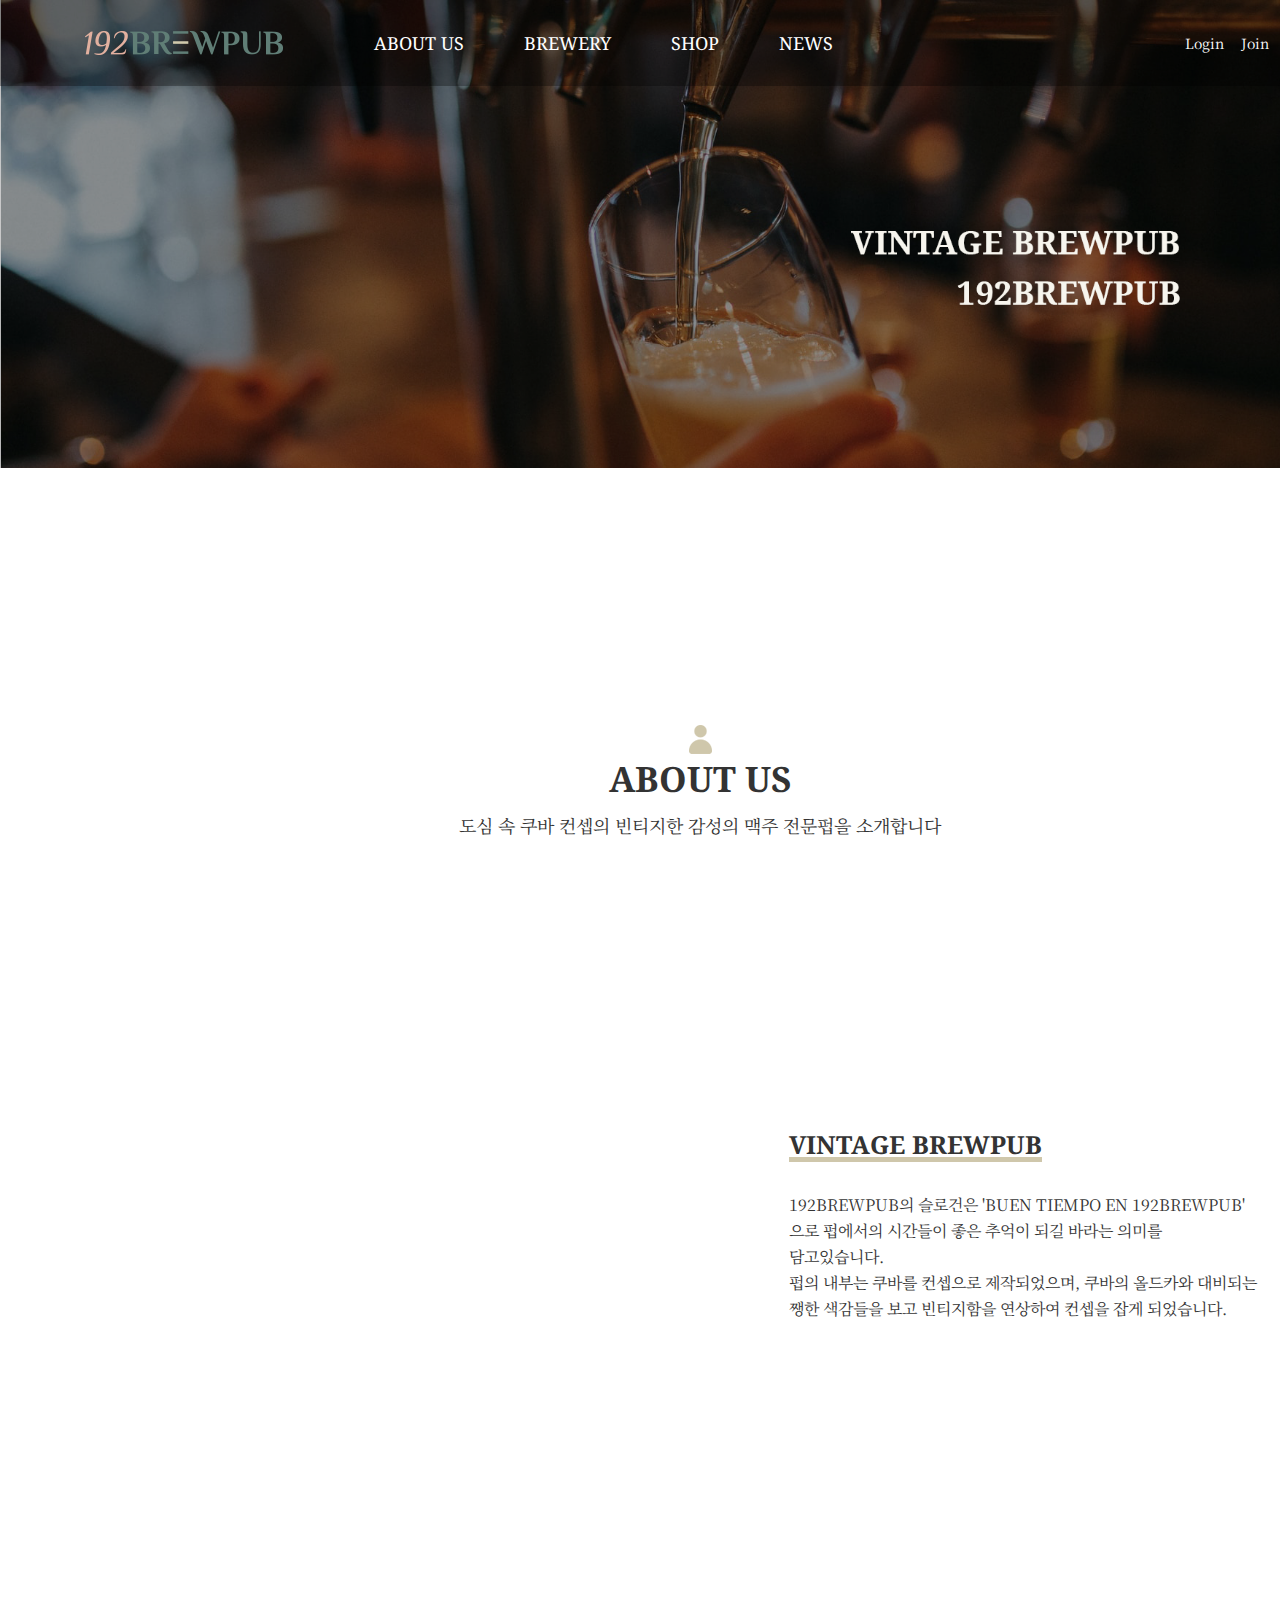
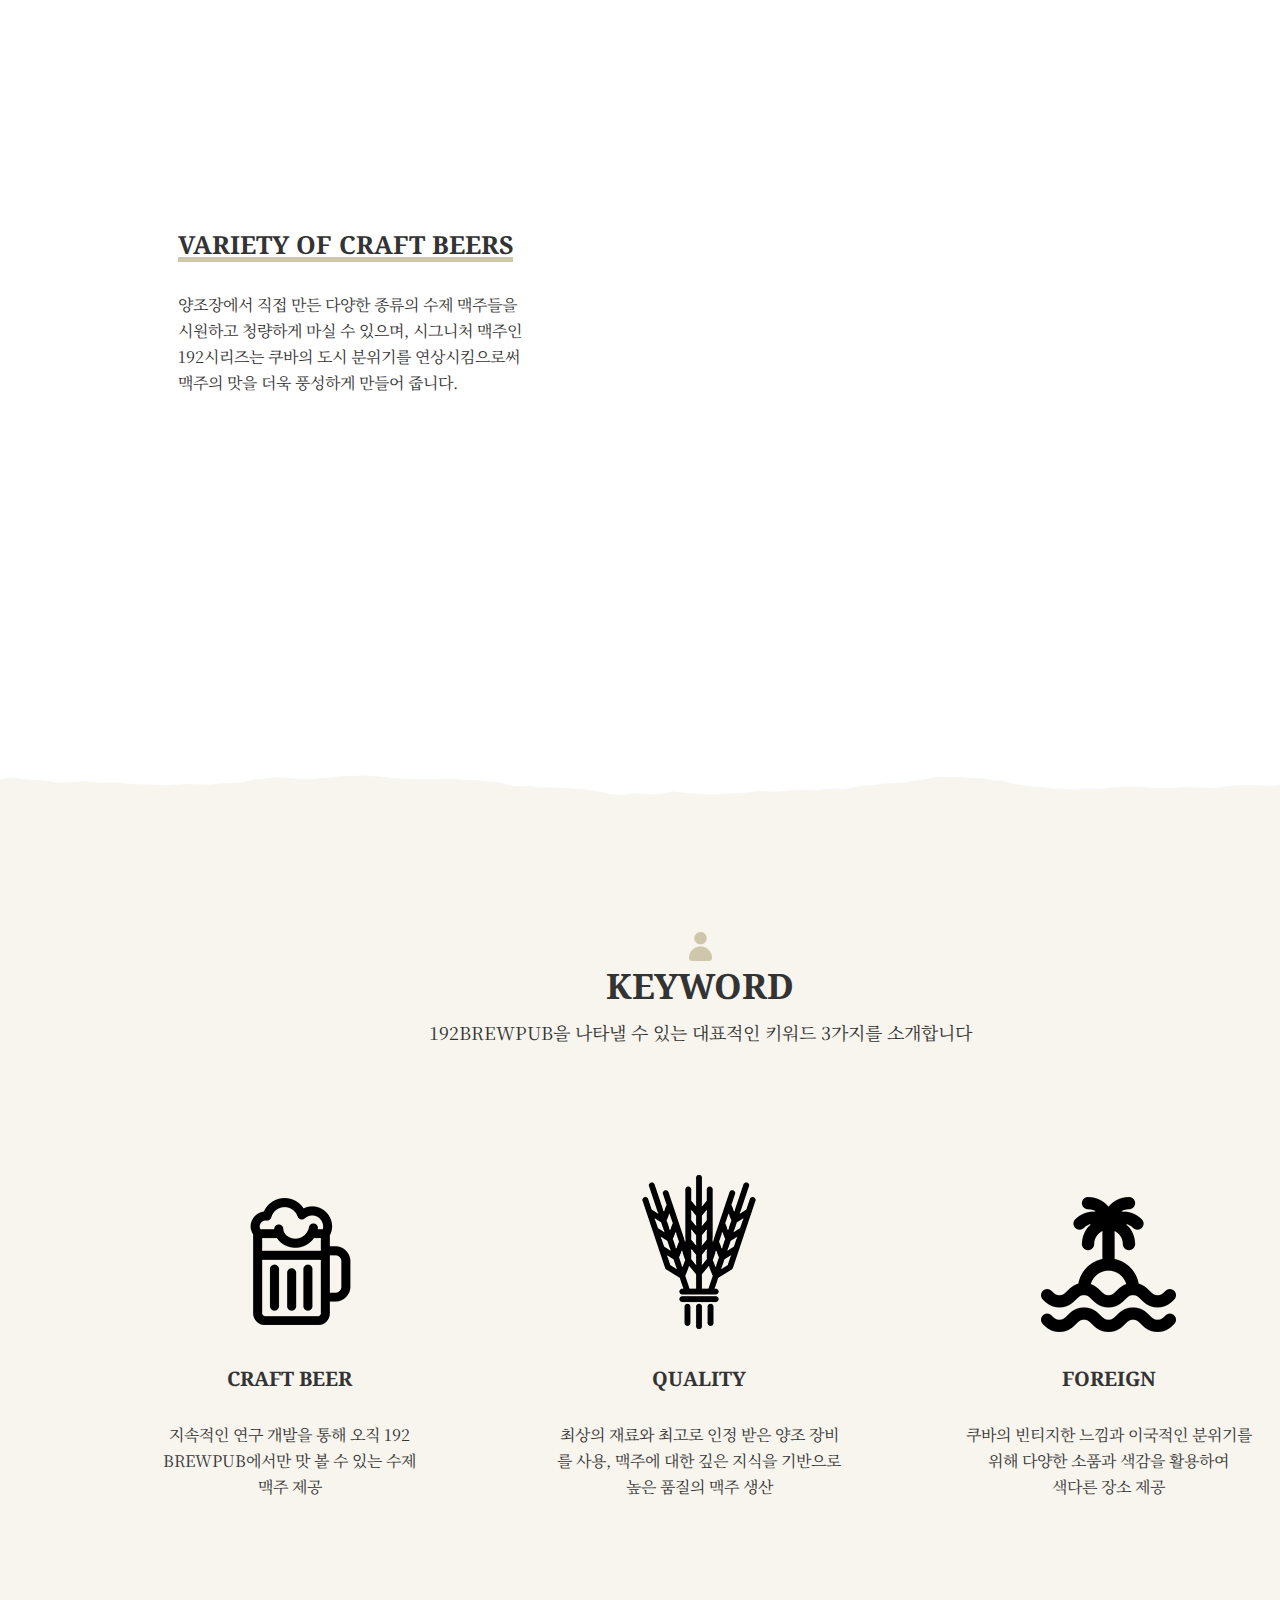
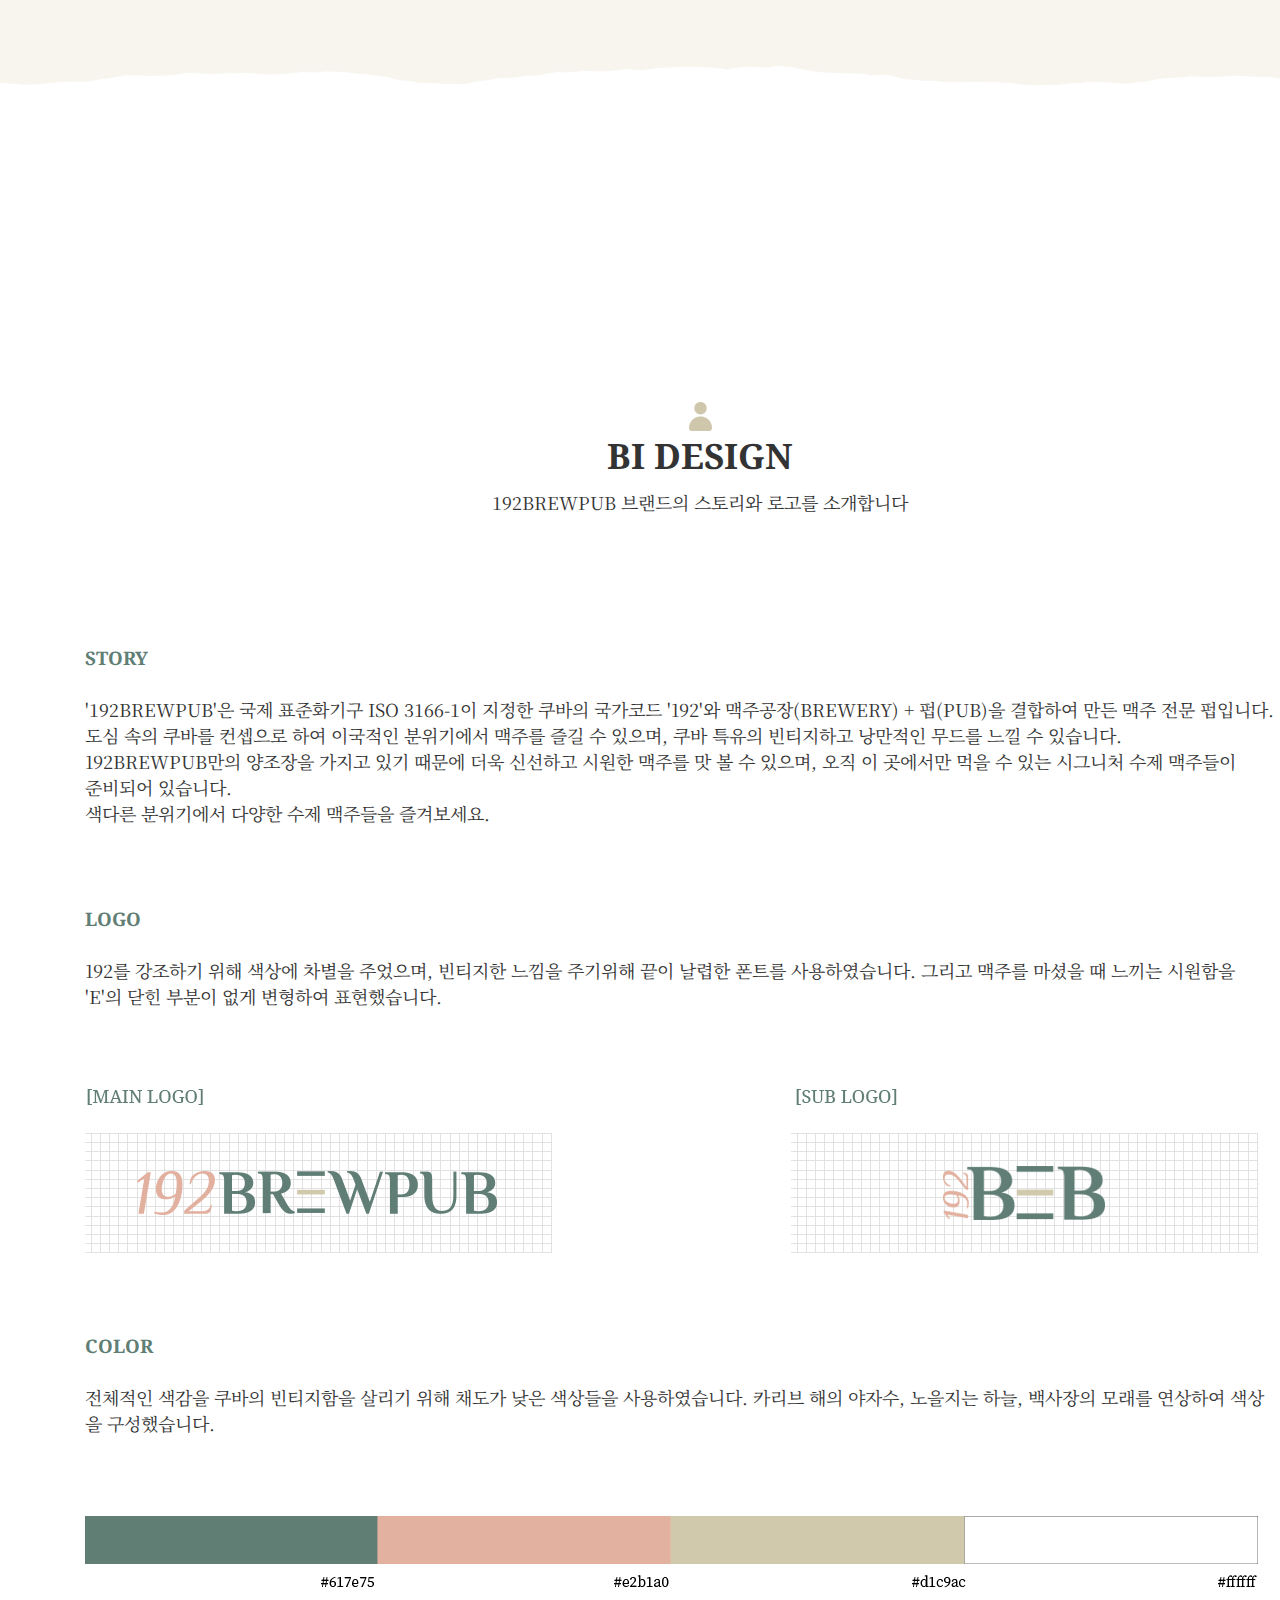
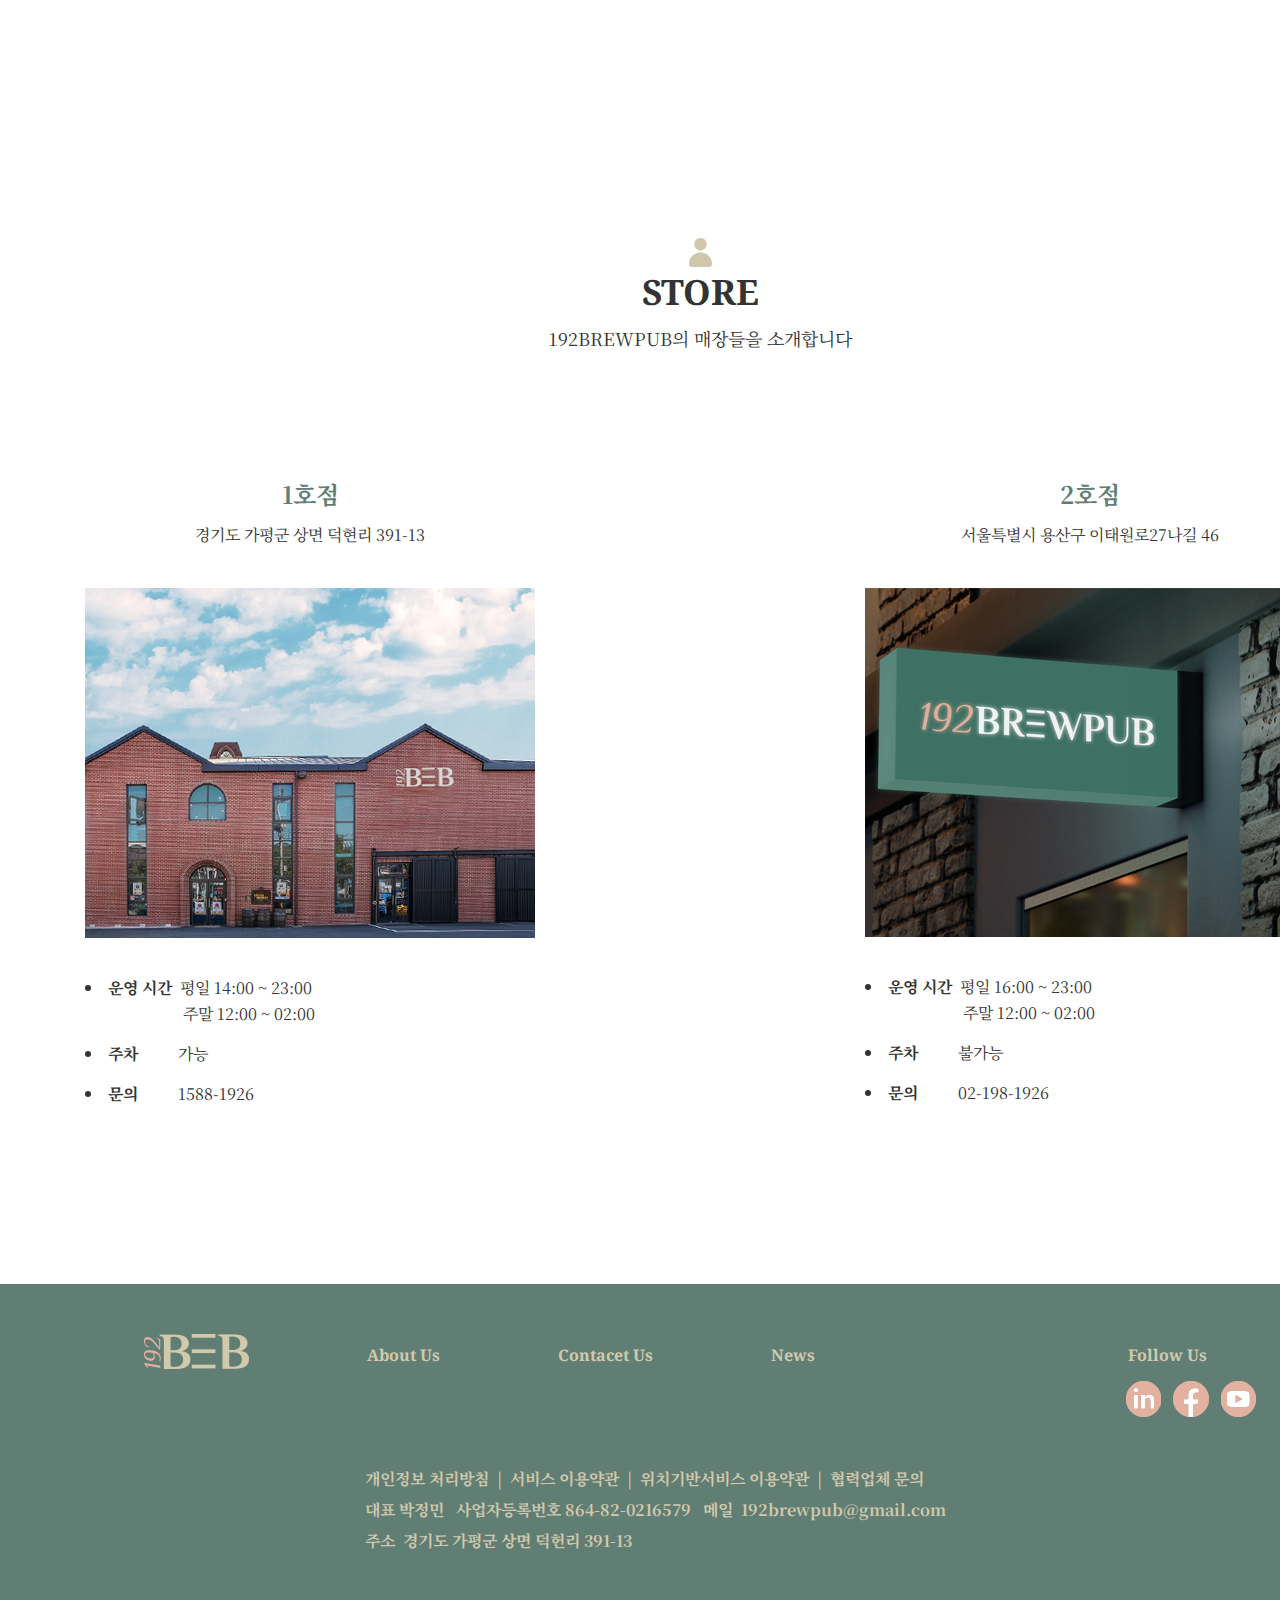
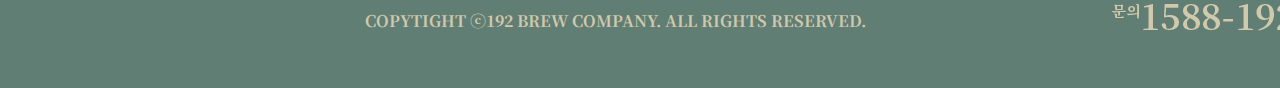
<file: sub1.html>
<!DOCTYPE html>
<html lang="en">
<head>
    <meta charset="UTF-8">
    <meta http-equiv="X-UA-Compatible" content="IE=edge">
    <meta name="viewport" content="width=1400">
    <title>192BREWPUB</title>
    <link rel="shortcut icon" href="./img/shorticon.png" type="image/x-icon">
    <link href="https://unpkg.com/aos@2.3.1/dist/aos.css" rel="stylesheet">
    <script src="https://unpkg.com/aos@2.3.1/dist/aos.js"></script>
    <script src="./js/jquery-3.6.0.min.js"></script>
    <script src="./js/sub1.js"></script>
    <link rel="stylesheet" href="./css/sub1.css">
</head>
<body>
    <!--header-->
    <div id="header"><!--배경이미지-->
        <p><img src="./img/sub1_banner.png" alt="헤더 이미지"></p>
        <div id="header_inner"><!--배경색-->
            <div class="nav"><!--width-->
                <p><a href="index.html"><img src="./img/logo.png" alt="로고"></a></p>
                <ul class="list1">
                    <li><a href="sub1.html">ABOUT US</a></li>
                    <li><a href="sub2.html">BREWERY</a></li>
                    <li><a href="sub3.html">SHOP</a></li>
                    <li><a href="sub4.html">NEWS</a></li>
                </ul>
                <ul class="list2">
                    <li><a href="#">Login</a></li>
                    <li><a href="#">Join</a></li>
                    <li><a href="#">Cart</a></li>
                </ul>
            </div><!--nav-->
        </div><!--header_inner-->
    </div><!--header-->

    <!--about_us-->
    <div id="about_us">
        <div class="title">
        <h4><img src="./img/main_icon1.png" alt="어바웃어스 아이콘"></h4>
        <h1>ABOUT US</h1>
        <p class="sub_title">도심 속 쿠바 컨셉의 빈티지한 감성의 맥주 전문펍을 소개합니다</p>
        </div><!--title-->
        <div class="left">
            <h4 data-aos="flip-right"><img src="./img/sub1_pubinner.png" alt="펍 내부사진"></h4>
            <div class="text">
                <h2 class="font_weignt">VINTAGE BREWPUB</h2>
                <P>
                    192BREWPUB의 슬로건은 'BUEN TIEMPO EN 192BREWPUB'<br>
                    으로 펍에서의 시간들이 좋은 추억이 되길 바라는 의미를<br>
                    담고있습니다.<br>
                    펍의 내부는 쿠바를 컨셉으로 제작되었으며, 쿠바의 올드카와 대비되는<br>
                    쨍한 색감들을 보고 빈티지함을 연상하여 컨셉을 잡게 되었습니다.
                </P>
            </div><!--text-->
        </div><!--left-->
        <div class="right">
            <div class="text2">
                <h2 class="font_weignt">VARIETY OF CRAFT BEERS</h2>
                <P>
                    양조장에서 직접 만든 다양한 종류의 수제 맥주들을<br>
                    시원하고 청량하게 마실 수 있으며, 시그니처 맥주인<br>
                    192시리즈는 쿠바의 도시 분위기를 연상시킴으로써<br>
                    맥주의 맛을 더욱 풍성하게 만들어 줍니다.
                </P>
            </div><!--text-->
            <h4 data-aos="flip-left" data-aos-delay="100"><img src="./img/sub1_craftbeer.png" alt="수제맥주사진"></h4>
        </div><!--right-->
    </div><!--about_us-->

        <!--keyword-->
        <div id="keyword">
            <div id="key_inner">
            <div class="title">
                <h4><img src="./img/main_icon1.png" alt="어바웃어스 아이콘"></h4>
                <h1>KEYWORD</h1>
                <p class="sub_title">192BREWPUB을 나타낼 수 있는 대표적인 키워드 3가지를 소개합니다</p>
            </div><!--title-->
            <div class="k_box">
                <ul>
                    <li class="key"><img class="img1" src="./img/sub1_keyword1.png" alt="키워드아이콘1"></li>
                    <li><h3 class="font_weignt">CRAFT BEER</h3></li>
                    <li>지속적인 연구 개발을 통해 오직 192<br>
                        BREWPUB에서만 맛 볼 수 있는 수제<br>
                        맥주 제공
                    </li>
                </ul>
                <ul>
                    <li class="key"><img class="img2" src="./img/sub1_keyword2.png" alt="키워드아이콘1"></li>
                    <li><h3 class="font_weignt">QUALITY</h3></li>
                    <li>최상의 재료와 최고로 인정 받은 양조 장비<br>
                        를 사용, 맥주에 대한 깊은 지식을 기반으로<br>
                        높은 품질의 맥주 생산
                    </li>
                </ul>
                <ul>
                    <li class="key"><img class="img3" src="./img/sub1_keyword3.png" alt="키워드아이콘1"></li>
                    <li><h3 class="font_weignt">FOREIGN</h3></li>
                    <li>쿠바의 빈티지한 느낌과 이국적인 분위기를<br>
                        위해 다양한 소품과 색감을 활용하여<br>
                        색다른 장소 제공
                    </li>
                </ul>
            </div><!--k_box-->
        </div><!--key_inner-->
        </div><!--keyword-->

        <!--bi-->
        <div id="bi">
            <div class="title">
                <h4><img src="./img/main_icon1.png" alt="어바웃어스 아이콘"></h4>
                <h1>BI DESIGN</h1>
                <p class="sub_title">192BREWPUB 브랜드의 스토리와 로고를 소개합니다</p>
            </div><!--title-->
            <h3>STORY</h3>
            <p class="b_text">
                '192BREWPUB'은 국제 표준화기구 ISO 3166-1이 지정한 쿠바의 국가코드 '192'와 맥주공장(BREWERY) + 펍(PUB)을 결합하여 만든 맥주 전문 펍입니다.<br>
                도심 속의 쿠바를 컨셉으로 하여 이국적인 분위기에서 맥주를 즐길 수 있으며, 쿠바 특유의 빈티지하고 낭만적인 무드를 느낄 수 있습니다.<br>
                192BREWPUB만의 양조장을 가지고 있기 때문에 더욱 신선하고 시원한 맥주를 맛 볼 수 있으며, 오직 이 곳에서만 먹을 수 있는 시그니처 수제 맥주들이<br>
                준비되어 있습니다.<br>
                색다른 분위기에서 다양한 수제 맥주들을 즐겨보세요.
            </p>
            <h3>LOGO</h3>
            <p class="b_text">
                192를 강조하기 위해 색상에 차별을 주었으며, 빈티지한 느낌을 주기위해 끝이 날렵한 폰트를 사용하였습니다. 그리고 맥주를 마셨을 때
                느끼는 시원함을<br>'E'의 닫힌 부분이 없게 변형하여 표현했습니다.
            </p>
            <h1><img src="./img/sub1_twologo.png" alt="로고 사진"></h1>
            <h3 class="top_padding">COLOR</h3>
            <p class="b_text">
               전체적인 색감을 쿠바의 빈티지함을 살리기 위해 채도가 낮은 색상들을 사용하였습니다. 카리브 해의 야자수, 노을지는 하늘, 백사장의 모래를 연상하여 색상<br>
               을 구성했습니다.
            </p>
            <h1><img src="./img/sub1_color.png" alt="컬러 이미지"></h1>
        </div><!--bi-->

        <!--store-->
        <div id="store">
            <div class="title">
                <h4><img src="./img/main_icon1.png" alt="어바웃어스 아이콘"></h4>
                <h1>STORE</h1>
                <p class="sub_title">192BREWPUB의 매장들을 소개합니다</p>
            </div><!--title-->
            <div class="store_box">
                 <div class="pub">
                    <h2>1호점</h2>
                    <p>경기도 가평군 상면 덕현리 391-13</p>
                    <h6><img src="./img/sub1_store1.png" alt="매장1"></h6>
                    <ol>
                        <li><span class="bold">운영 시간</span>&nbsp; 평일 14:00 ~ 23:00
                            <br><span class="week">주말 12:00 ~ 02:00</span></li>
                        <li><span class="bold">주차</span>&nbsp;&nbsp;&nbsp;&nbsp;&nbsp;&nbsp;&nbsp;&nbsp;&nbsp;&nbsp;가능</li>
                        <li><span class="bold">문의</span>&nbsp;&nbsp;&nbsp;&nbsp;&nbsp;&nbsp;&nbsp;&nbsp;&nbsp;&nbsp;1588-1926</li>
                    </ol>
                 </div><!--pub-->
                 <div class="pub">
                    <h2>2호점</h2>
                    <p>서울특별시 용산구 이태원로27나길 46</p>
                    <h6><img src="./img/sub1_store2.png" alt="매장2"></h6> 
                    <ol>
                        <li><span class="bold">운영 시간</span>&nbsp; 평일 16:00 ~ 23:00<br><span class="week">주말 12:00 ~ 02:00</span></li>
                        <li><span class="bold">주차</span>&nbsp;&nbsp;&nbsp;&nbsp;&nbsp;&nbsp;&nbsp;&nbsp;&nbsp;&nbsp;불가능</li>
                        <li><span class="bold">문의</span>&nbsp;&nbsp;&nbsp;&nbsp;&nbsp;&nbsp;&nbsp;&nbsp;&nbsp;&nbsp;02-198-1926</li>
                    </ol>
                 </div><!--pub-->
            </div><!--store_box-->
        </div><!--store-->

        <!--footer-->
        <div id="footer">
            <div id="footer_inner">
                <ul class="f1">
                    <li><a href="index.html"><img src="./img/ft_logo.png" alt="푸터로고"></a></li>
                    <li><a href="sub1.html">About Us</a></li>
                    <li><a href="#">Contacet Us</a></li> 
                    <li><a href="sub4.html">News</a></li>
                    <li><a href="#">Follow Us</a></li>
                </ul><!--f1-->
                <ul class="f1_sub">
                    <li class="bg"><a href="#"><img src="./img/ft_instarbtn.png" alt="인스타 아이콘"></a></li>
                    <li class="bg"><a href="#"><img src="./img/ft_facebtn.png" alt="페이스북 아이콘"></a></li>
                    <li class="bg"><a href="#"><img src="./img/ft_youtubebtn.png" alt="유튜브  아이콘"></a></li>
                </ul><!--f1_sub-->
                <div class="f_box">
                    <ul class="f2">
                        <li><a href="#">개인정보 처리방침</a></li>
                        <li>|</li>
                        <li><a href="#">서비스 이용약관</a></li>
                        <li>|</li>
                        <li><a href="#">위치기반서비스 이용약관</a></li>
                        <li>|</li>
                        <li><a href="#">협력업체 문의</a></li>
                    </ul><!--f2-->
                    <p class="f_padding">대표&nbsp;박정민&nbsp;&nbsp; 사업자등록번호&nbsp;864-82-0216579&nbsp;&nbsp; 메일&nbsp; 192brewpub@gmail.com</p>
                    <p>주소&nbsp; 경기도 가평군 상면 덕헌리 391-13</p>
                    <ul class="f3">
                        <li>COPYTIGHT ⓒ192 BREW COMPANY. ALL RIGHTS RESERVED.</li>
                        <li><img src="./img/f_number.png" alt="문의번호"></li>
                    </ul><!--f3-->
                </div><!--f_box-->
            </div><!--footer_innner-->
        </div><!--footer-->
        <a href="#" class="top"><img src="./img/top.png" alt="top버튼"></a>
        <script>
            AOS.init();
            </script>      
</body>
</html>
</file>
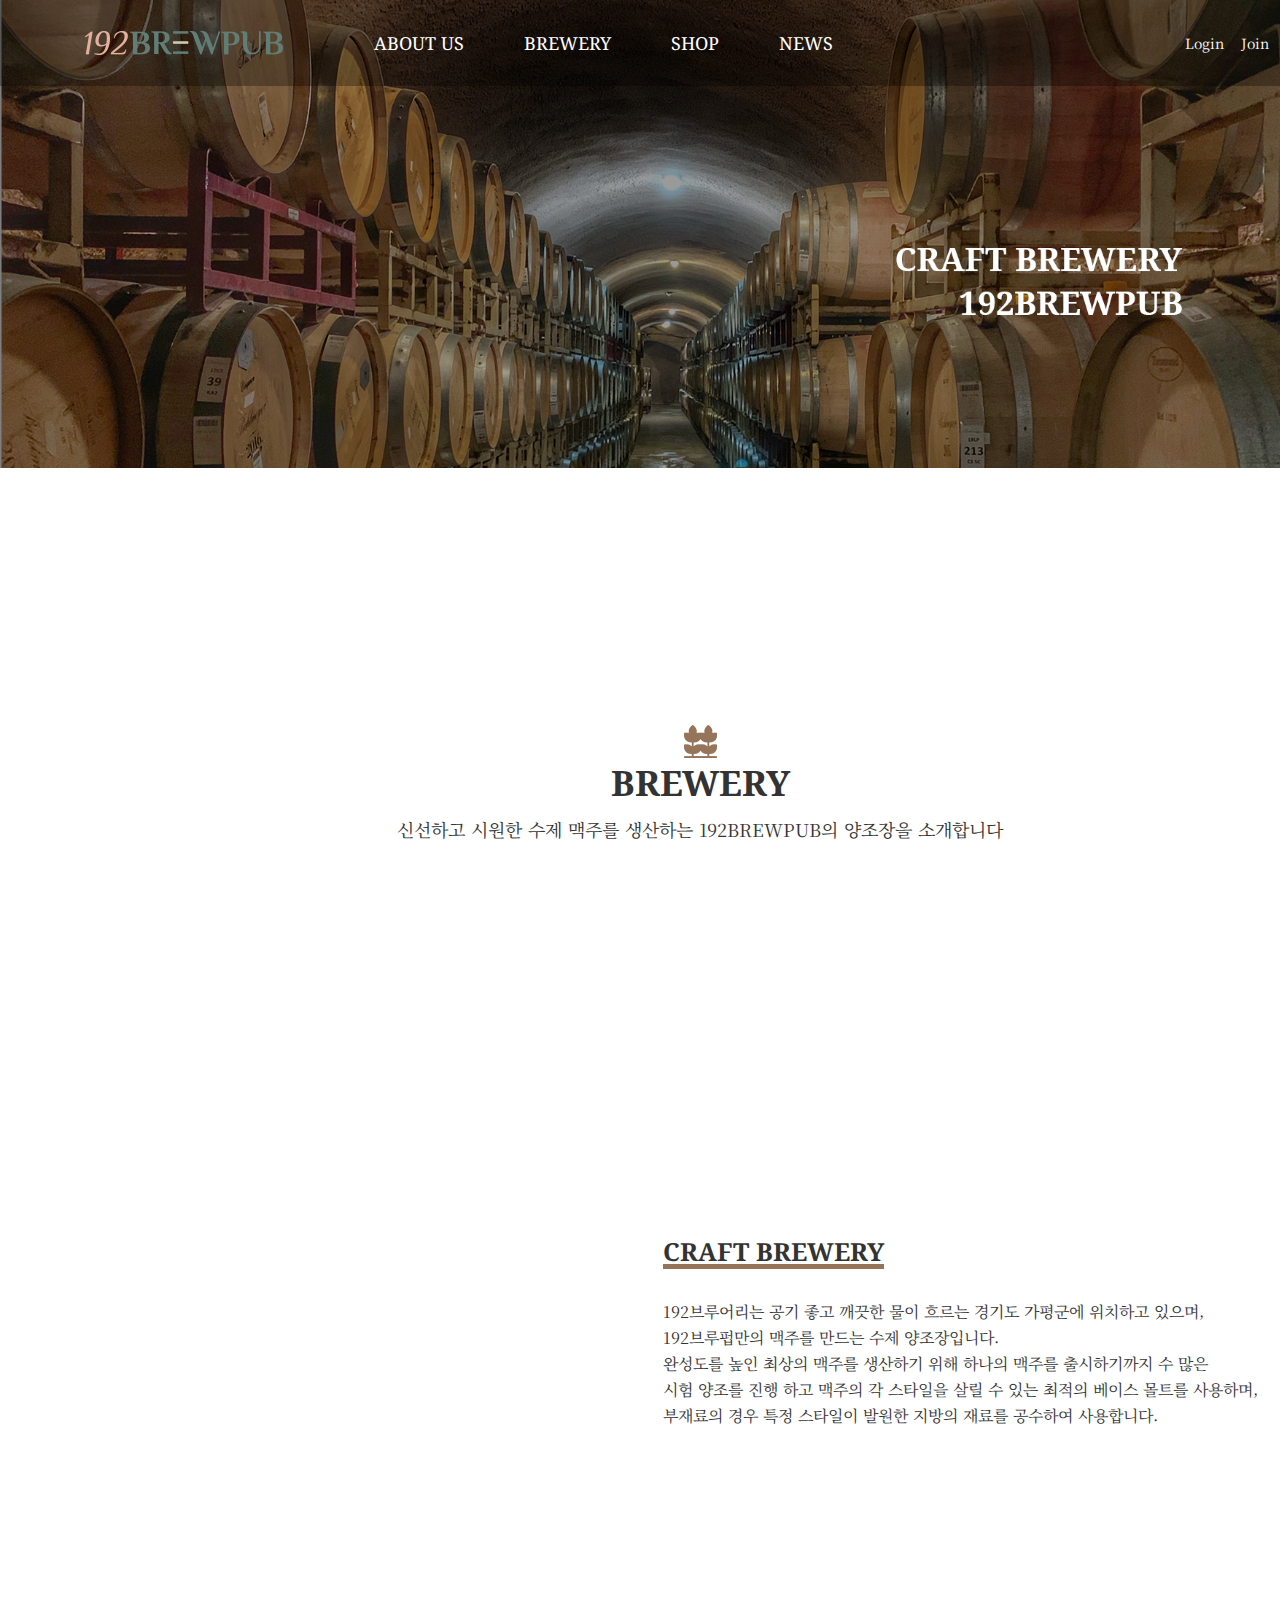
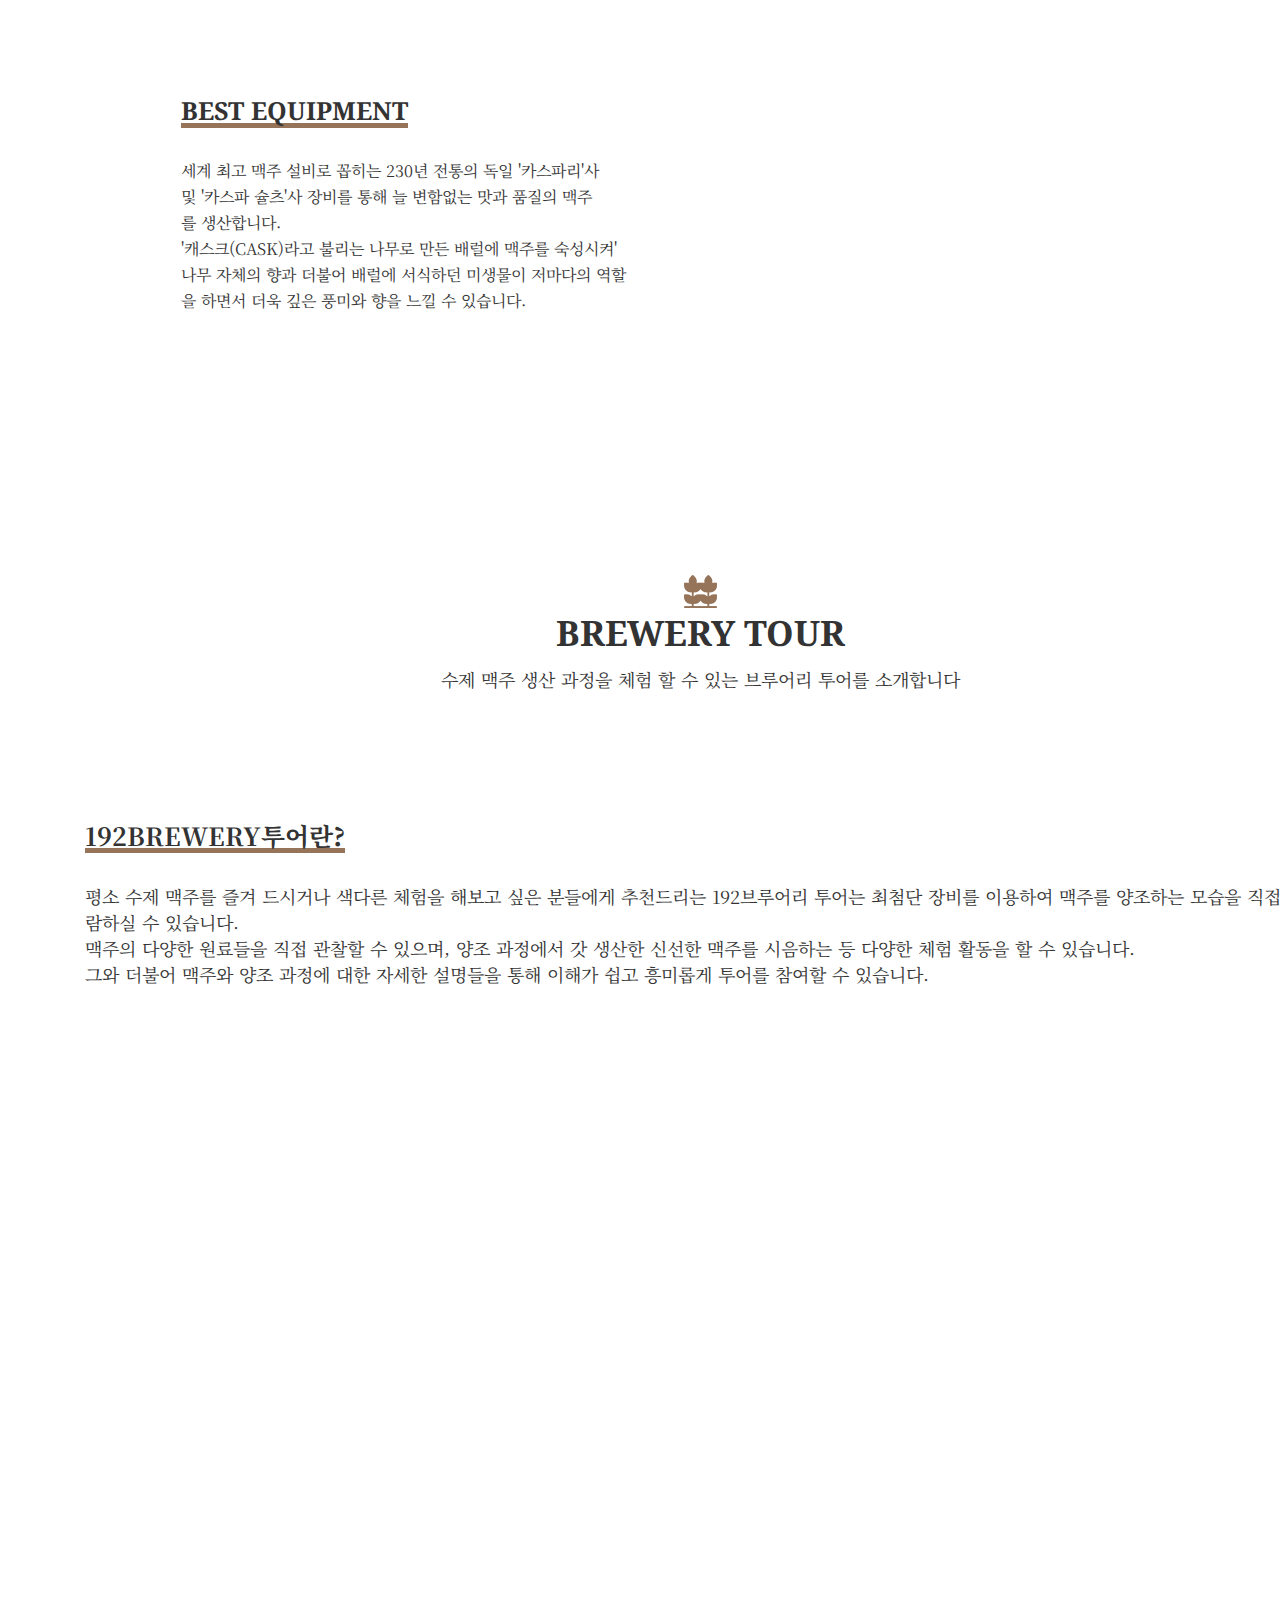
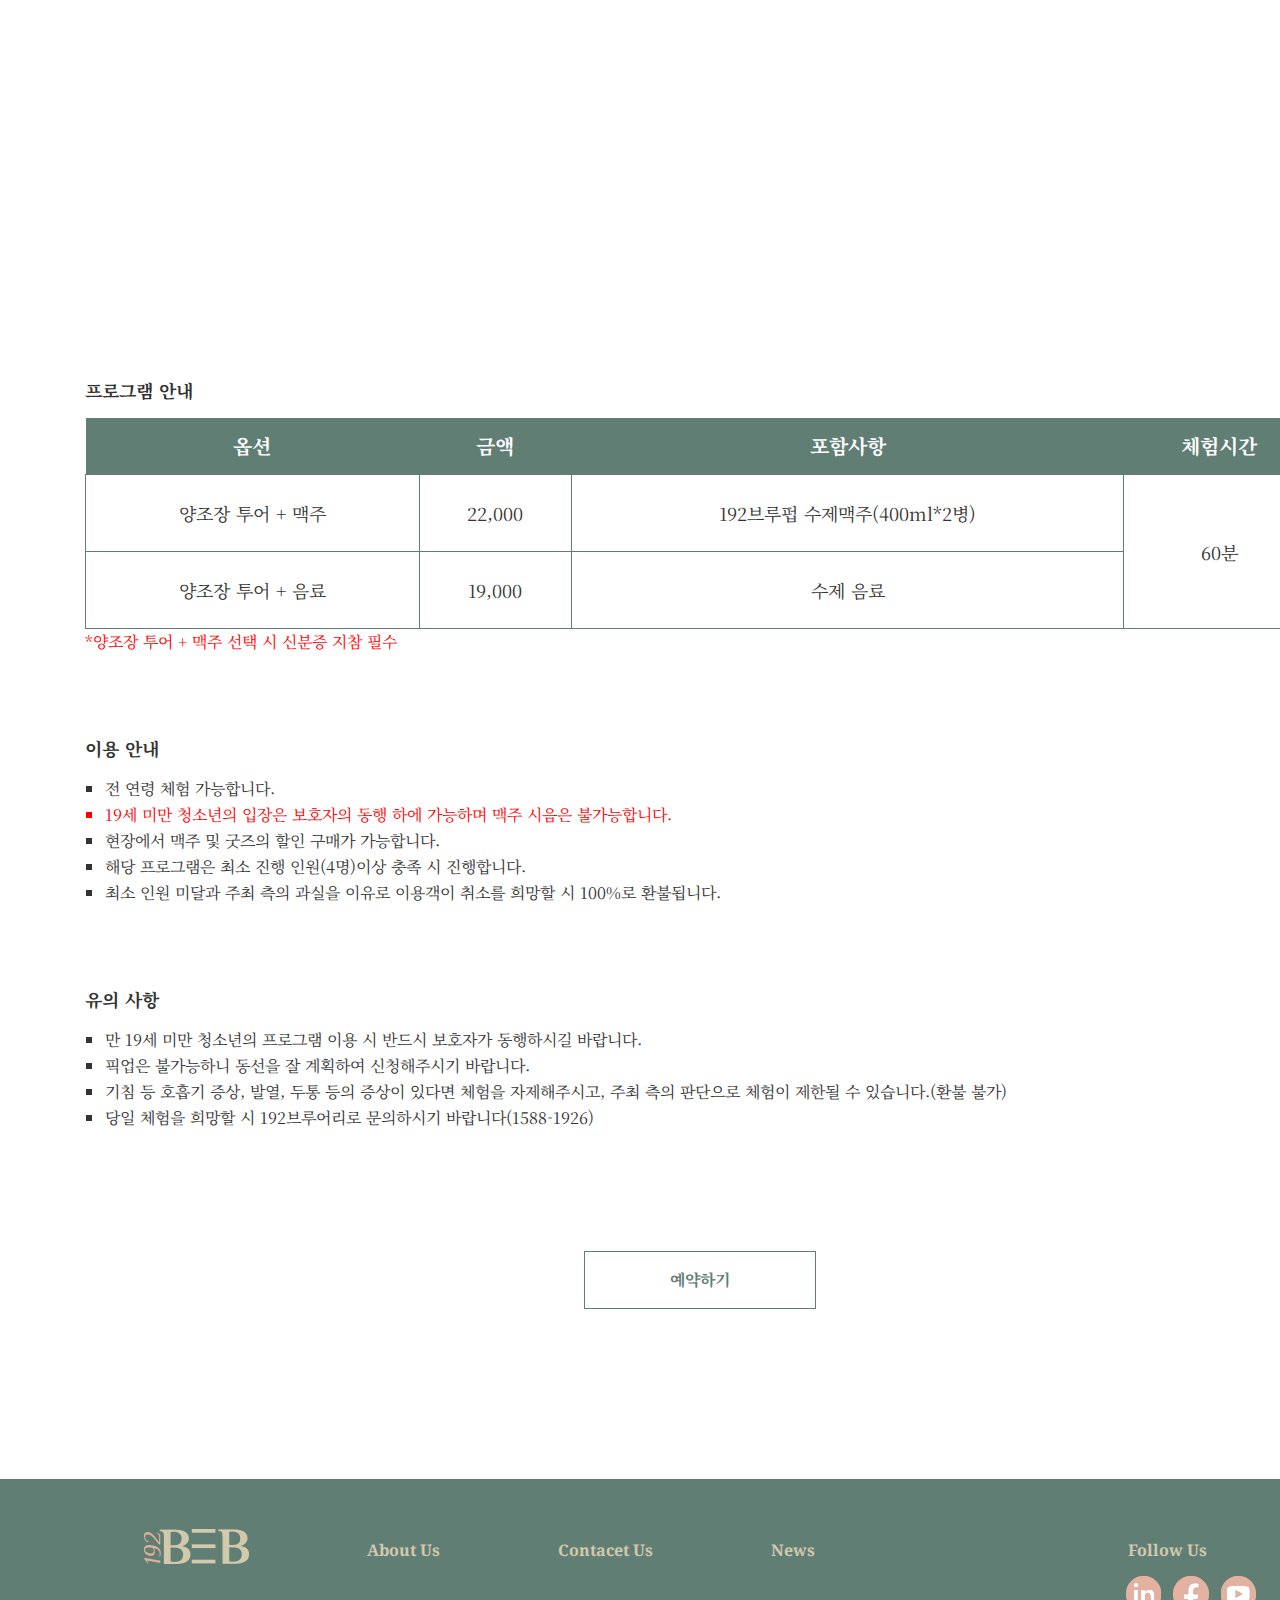
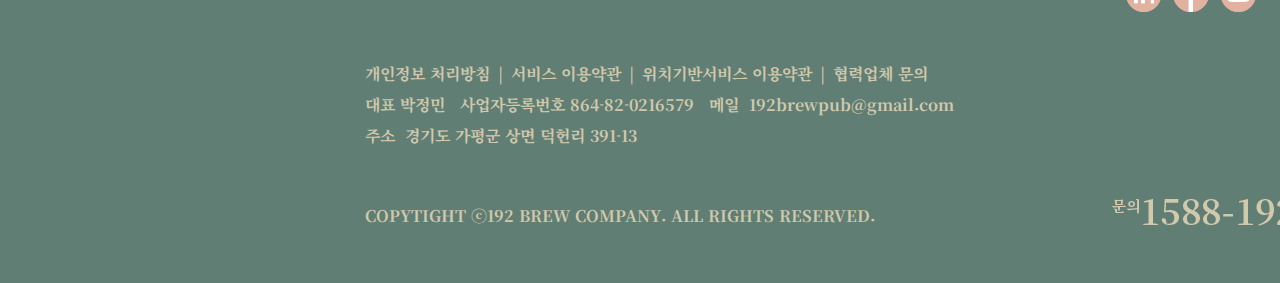
<file: sub2.html>
<!DOCTYPE html>
<html lang="ko">
<head>
    <meta charset="UTF-8">
    <meta http-equiv="X-UA-Compatible" content="IE=edge">
    <meta name="viewport" content="width=1400">
    <title>192BREWPUB</title>
    <link rel="shortcut icon" href="./img/shorticon.png" type="image/x-icon">
    <link href="https://unpkg.com/aos@2.3.1/dist/aos.css" rel="stylesheet">
    <script src="https://unpkg.com/aos@2.3.1/dist/aos.js"></script>
    <script src="./js/jquery-3.6.0.min.js"></script>
    <script src="./js/sub2.js"></script>
    <link rel="stylesheet" href="./css/sub2.css">
</head>
<body>
     <!--header-->
     <div id="header"><!--배경이미지-->
        <p><img src="./img/sub2_header.png" alt="헤더 이미지"></p>
        <div id="header_inner"><!--배경색-->
            <div class="nav"><!--width-->
                <p><a href="index.html"><img src="./img/logo.png" alt="로고"></a></p>
                <ul class="list1">
                    <li><a href="sub1.html">ABOUT US</a></li>
                    <li><a href="sub2.html">BREWERY</a></li>
                    <li><a href="sub3.html">SHOP</a></li>
                    <li><a href="sub4.html">NEWS</a></li>
                </ul>
                <ul class="list2">
                    <li><a href="#">Login</a></li>
                    <li><a href="#">Join</a></li>
                    <li><a href="#">Cart</a></li>
                </ul>
            </div><!--nav-->
        </div><!--header_inner-->
    </div><!--header-->

    <!--about_us-->
    <div id="brewery">
        <div class="title">
        <h4><img src="./img/main_icon2.png" alt="브루어리 아이콘"></h4>
        <h1>BREWERY</h1>
        <p class="sub_title">신선하고 시원한 수제 맥주를 생산하는 192BREWPUB의 양조장을 소개합니다</p>
        </div><!--title-->
        <div class="left">
            <h4 data-aos="flip-right"><img src="./img/sub2_brewery.png" alt="브루어리 내부사진"></h4>
            <div class="text">
                <h2 class="font_weignt">CRAFT BREWERY</h2>
                <P>
                    192브루어리는 공기 좋고 깨끗한 물이 흐르는 경기도 가평군에 위치하고 있으며,<br>
                    192브루펍만의 맥주를 만드는 수제 양조장입니다.<br>
                    완성도를 높인 최상의 맥주를 생산하기 위해 하나의 맥주를 출시하기까지 수 많은<br>
                    시험 양조를 진행 하고 맥주의 각 스타일을 살릴 수 있는 최적의 베이스 몰트를 사용하며, <br>
                    부재료의 경우 특정 스타일이 발원한 지방의 재료를 공수하여 사용합니다.
                </P>
            </div><!--text-->
        </div><!--left-->
        <div class="right">
            <div class="text2">
                <h2 class="font_weignt">BEST EQUIPMENT</h2>
                <P>
                    세계 최고 맥주 설비로 꼽히는 230년 전통의 독일 '카스파리'사<br>
                    및 '카스파 슐츠'사 장비를 통해 늘 변함없는 맛과 품질의 맥주<br>
                    를 생산합니다.<br>
                    '캐스크(CASK)라고 불리는 나무로 만든 배럴에 맥주를 숙성시켜'<br>
                    나무 자체의 향과 더불어 배럴에 서식하던 미생물이 저마다의 역할<br>
                    을 하면서 더욱 깊은 풍미와 향을 느낄 수 있습니다. 
                </P>
            </div><!--text-->
            <h4 data-aos="flip-left" data-aos-delay="200"><img src="./img/sub2_equipment.png" alt="맥주배럴사진"></h4>
        </div><!--right-->
    </div><!--brewery-->
    <!--tour-->
    <div id="tour">
        <div class="title">
            <h4><img src="./img/main_icon2.png" alt="브루어리 아이콘"></h4>
            <h1>BREWERY TOUR</h1>
            <p class="sub_title">수제 맥주 생산 과정을 체험 할 수 있는 브루어리 투어를 소개합니다</p>
            </div><!--title-->
            <h3 class="touris">192BREWERY투어란?</h3>
            <P class="t_text">
                평소 수제 맥주를 즐겨 드시거나 색다른 체험을 해보고 싶은 분들에게 추천드리는 192브루어리 투어는 최첨단 장비를 이용하여 맥주를 양조하는 모습을 직접 관람하실 수 있습니다.<br>
                맥주의 다양한 원료들을 직접 관찰할 수 있으며, 양조 과정에서 갓 생산한 신선한 맥주를 시음하는 등 다양한 체험 활동을 할 수 있습니다.<br>
                그와 더불어 맥주와 양조 과정에 대한 자세한 설명들을 통해 이해가 쉽고 흥미롭게 투어를 참여할 수 있습니다. 
            </P>
            <div class="tour_box">
                <img data-aos="fade-right" src="./img/sub2_experience.png" alt="체험사진1">
                <div class="text3 t_padding" data-aos="fade-left" >
                    <h3 class="font_weignt">Direct Experience</h3>
                    <p>맥주의 다양한 원료들을<br>직접 맛보고 시향해 보세요</p>
                </div>
            </div><!--tour_box-->
            <div class="tour_box tour_box1">
                <div class="text3 t_padding1" data-aos="fade-right" data-aos-delay="100">
                    <h3 class="font_weignt">Beer Docent</h3>
                    <p>비어 도슨트의 설명과 함께<br>맥주의 종류와 양조 과정을 관람해 보세요</p>
                </div>
                <img data-aos="fade-left" data-aos-delay="100" src="./img/sub2_docent.png" alt="체험사진2">
            </div><!--tour_box-->
            <h3 class="sub">프로그램 안내</h3>
            <table>
                <tr>
                    <th>옵션</th>
                    <th>금액</th>
                    <th>포함사항</th>
                    <th>체험시간</th>
                </tr>
                <tr>
                    <td>양조장 투어 + 맥주</td>
                    <td>22,000</td>
                    <td>192브루펍 수제맥주(400ml*2병)</td>
                    <td rowspan="2">60분</td>
                </tr>
                <tr>
                    <td>양조장 투어 + 음료</td>
                    <td>19,000</td>
                    <td>수제 음료</td>
                </tr>
            </table>
            <span class="red"><p>*양조장 투어 + 맥주 선택 시 신분증 지참 필수</p></span>
            <h3 class="sub sub1">이용 안내</h3>
            <ol>
                <li>전 연령 체험 가능합니다.</li>
                <li class="red">19세 미만 청소년의 입장은 보호자의 동행 하에 가능하며 맥주 시음은 불가능합니다.</li>
                <li>현장에서 맥주 및 굿즈의 할인 구매가 가능합니다.</li>
                <li>해당 프로그램은 최소 진행 인원(4명)이상 충족 시 진행합니다.</li>
                <li>최소 인원 미달과 주최 측의 과실을 이유로 이용객이 취소를 희망할 시 100%로 환불됩니다.</li>
            </ol>
            <h3 class="sub sub1">유의 사항</h3>
            <ol>
                <li>만 19세 미만 청소년의 프로그램 이용 시 반드시 보호자가 동행하시길 바랍니다.</li>
                <li>픽업은 불가능하니 동선을 잘 계획하여 신청해주시기 바랍니다.</li>
                <li>기침 등 호흡기 증상, 발열, 두통 등의 증상이 있다면 체험을 자제해주시고, 주최 측의 판단으로 체험이 제한될 수 있습니다.(환불 불가)</li>
                <li>당일 체험을 희망할 시 192브루어리로 문의하시기 바랍니다(1588-1926)</li>
            </ol>
            <h4><a href="#" class="reser_btn">예약하기</a></h4>
    </div><!--tour-->

     <!--footer-->
     <div id="footer">
        <div id="footer_inner">
            <ul class="f1">
                <li><a href="index.html"><img src="./img/ft_logo.png" alt="푸터로고"></a></li>
                <li><a href="sub1.html">About Us</a></li>
                <li><a href="#">Contacet Us</a></li> 
                <li><a href="sub4.html">News</a></li>
                <li><a href="#">Follow Us</a></li>
            </ul><!--f1-->
            <ul class="f1_sub">
                <li class="bg"><a href="#"><img src="./img/ft_instarbtn.png" alt="인스타 아이콘"></a></li>
                <li class="bg"><a href="#"><img src="./img/ft_facebtn.png" alt="페이스북 아이콘"></a></li>
                <li class="bg"><a href="#"><img src="./img/ft_youtubebtn.png" alt="유튜브  아이콘"></a></li>
            </ul><!--f1_sub-->
            <div class="f_box">
                <ul class="f2">
                    <li><a href="#">개인정보 처리방침</a></li>
                    <li>|</li>
                    <li><a href="#">서비스 이용약관</a></li>
                    <li>|</li>
                    <li><a href="#">위치기반서비스 이용약관</a></li>
                    <li>|</li>
                    <li><a href="#">협력업체 문의</a></li>
                </ul><!--f2-->
                <p class="f_padding">대표&nbsp;박정민&nbsp;&nbsp; 사업자등록번호&nbsp;864-82-0216579&nbsp;&nbsp; 메일&nbsp; 192brewpub@gmail.com</p>
                <p>주소&nbsp; 경기도 가평군 상면 덕헌리 391-13</p>
                <ul class="f3">
                    <li>COPYTIGHT ⓒ192 BREW COMPANY. ALL RIGHTS RESERVED.</li>
                    <li><img src="./img/f_number.png" alt="문의번호"></li>
                </ul><!--f3-->
            </div><!--f_box-->
        </div><!--footer_innner-->
    </div><!--footer-->
    <a href="#" class="top"><img src="./img/top.png" alt="top버튼"></a>
    <script>
        AOS.init();
        </script> 
</body>
</html>
</file>
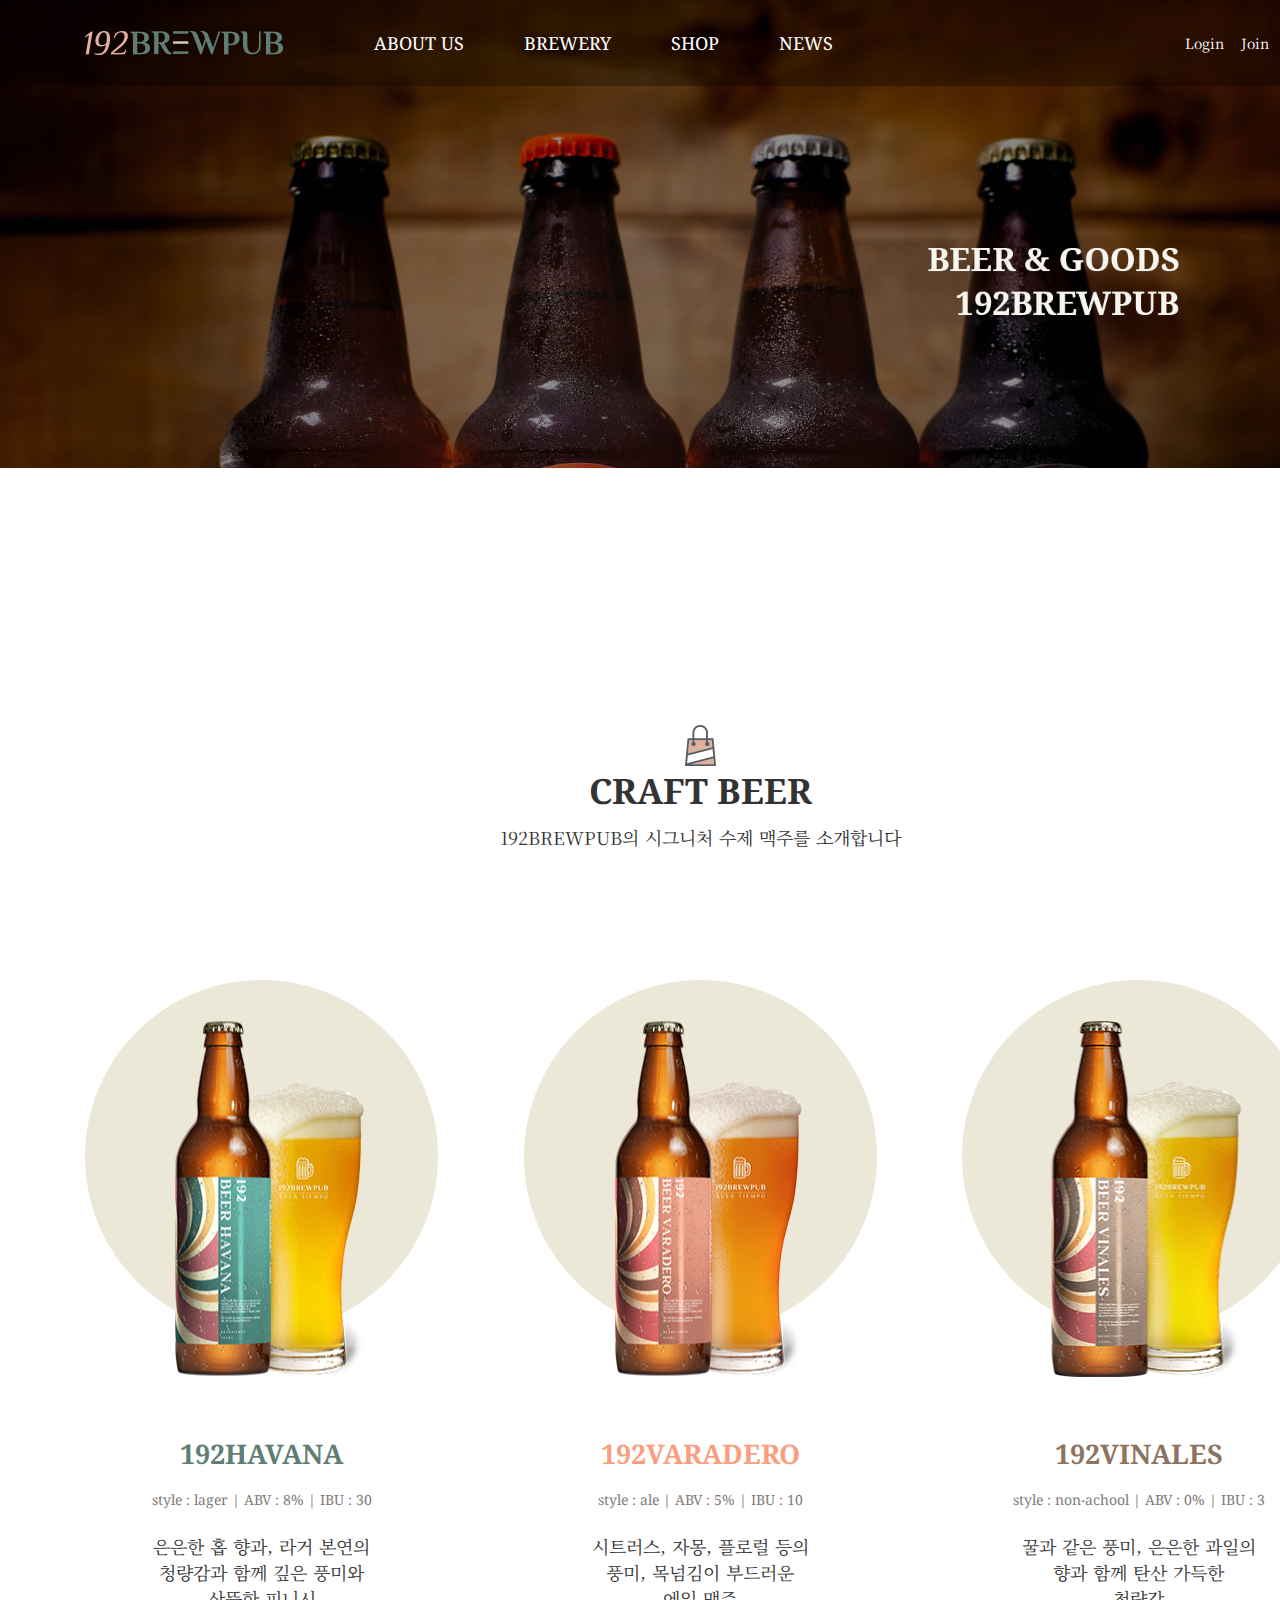
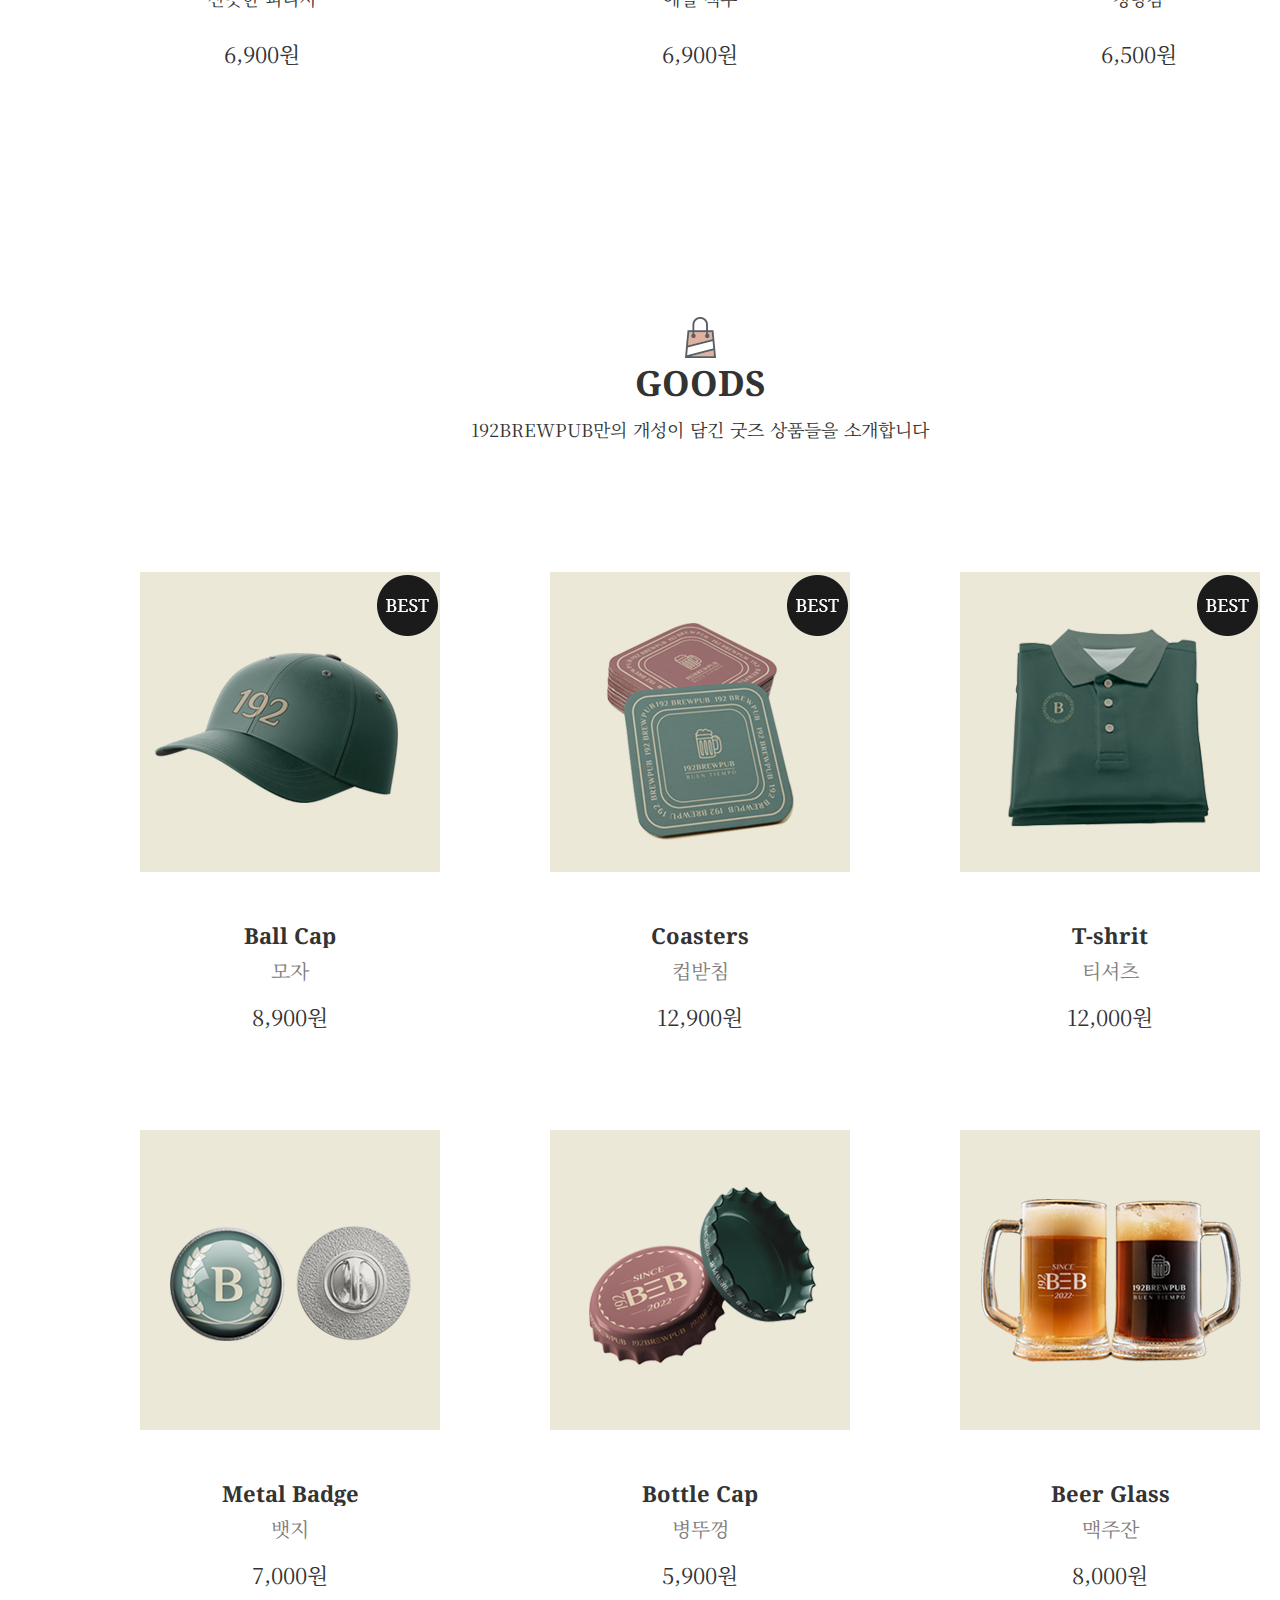
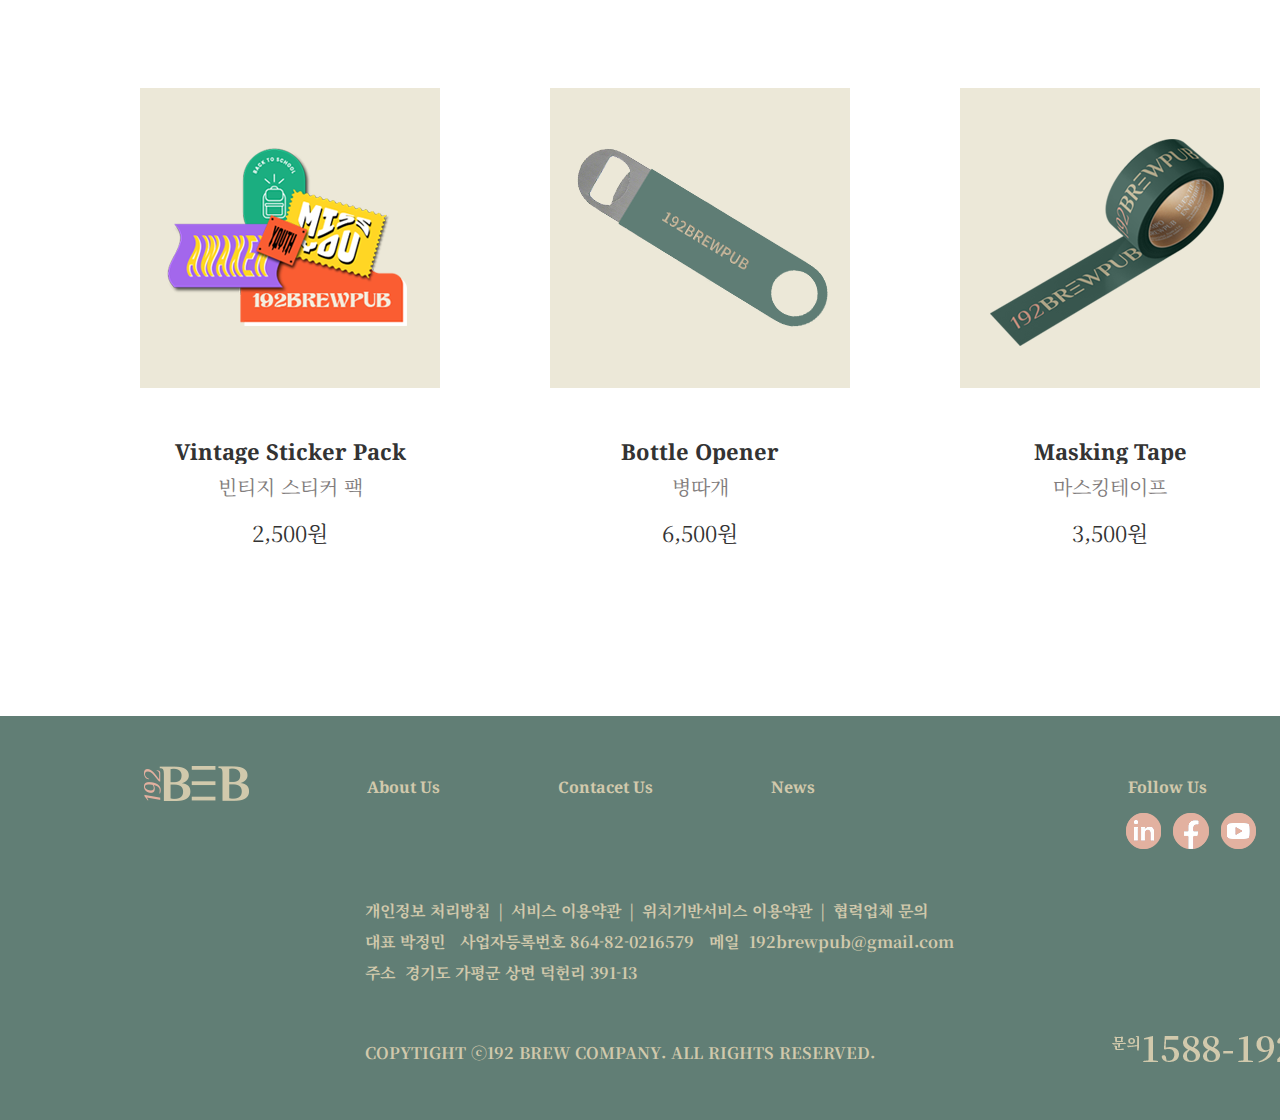
<file: sub3.html>
<!DOCTYPE html>
<html lang="ko">
<head>
    <meta charset="UTF-8">
    <meta http-equiv="X-UA-Compatible" content="IE=edge">
    <meta name="viewport" content="width=1400">
    <title>192BREWPUB</title>
    <link rel="shortcut icon" href="./img/shorticon.png" type="image/x-icon">
    <link href="https://unpkg.com/aos@2.3.1/dist/aos.css" rel="stylesheet">
    <script src="https://unpkg.com/aos@2.3.1/dist/aos.js"></script>
    <script src="./js/jquery-3.6.0.min.js"></script>
    <script src="./js/sub3.js"></script>
    <link rel="stylesheet" href="./css/sub3.css">
</head>
<body>
      <!--header-->
      <div id="header"><!--배경이미지-->
        <p><img src="./img/sub3_header.png" alt="헤더 이미지"></p>
        <div id="header_inner"><!--배경색-->
            <div class="nav"><!--width-->
                <p><a href="index.html"><img src="./img/logo.png" alt="로고"></a></p>
                <ul class="list1">
                    <li><a href="sub1.html">ABOUT US</a></li>
                    <li><a href="sub2.html">BREWERY</a></li>
                    <li><a href="sub3.html">SHOP</a></li>
                    <li><a href="sub4.html">NEWS</a></li>
                </ul>
                <ul class="list2">
                    <li><a href="#">Login</a></li>
                    <li><a href="#">Join</a></li>
                    <li><a href="#">Cart</a></li>
                </ul>
            </div><!--nav-->
        </div><!--header_inner-->
    </div><!--header-->

    <!--beer-->
    <div id="beer">
        <div class="title">
            <img src="./img/main_icon3.png" alt="shop 아이콘">
            <h1>CRAFT BEER</h1>
            <p class="sub_title">192BREWPUB의 시그니처 수제 맥주를 소개합니다</p>
            </div><!--title-->
            <div class="beer_box">
                <div class="beer1 beerbg">
                    <h1><a href="#"><img class="img1" src="./img/sub3_beerbg.png" alt="맥주제품배경"></a></h1>
                    <h1 class="product"><a href="#"><img src="./img/sub3_lager.png" alt="라거맥주"></a></h1>
                    <h2 class="b_title green"><a href="#">192HAVANA</a></h2>
                    <p class="b_style"><a href="#">style : lager | ABV : 8% | IBU : 30</a></p>
                    <p class="b_info"><a href="#">은은한 홉 향과, 라거 본연의<br>청량감과 함께 깊은 풍미와<br>산뜻한 피니시</a></p>
                    <p class="pricetag"><a href="#"> 6,900원</a></p>
                </div><!--beer1-->
                <div class="beer1 beerbg">
                    <h1><a href="#"><img class="img2" src="./img/sub3_beerbg.png" alt="맥주제품배경"></a></h1>
                    <h1 class="product1"><a href="#"><img src="./img/sub3_ale.png" alt="에일 맥주"></a></h1> 
                    <h2 class="b_title pink"><a href="#">192VARADERO</a></h2>
                    <p class="b_style"><a href="#">style : ale | ABV : 5% | IBU : 10</a></p>
                    <p class="b_info"><a href="#">시트러스, 자몽, 플로럴 등의<br>풍미, 목넘김이 부드러운<br>에일 맥주</a></p>
                    <p class="pricetag"><a href="#">6,900원</a></p>
                </div><!--beer1-->
                <div class="beer1 beerbg">
                    <h1><a href="#"><img class="img3" src="./img/sub3_beerbg.png" alt="맥주제품배경"></a></h1>
                    <h1 class="product2"><a href="#"><img src="./img/sub3_non-achool.png" alt="논알콜 맥주"></a></h1> 
                    <h2 class="b_title brown"><a href="#">192VINALES</a></h2>
                    <p class="b_style"><a href="#">style : non-achool | ABV : 0% | IBU : 3</a></p>
                    <p class="b_info"><a href="#">꿀과 같은 풍미, 은은한 과일의<br>향과 함께 탄산 가득한<br>청량감</a></p>
                    <p class="pricetag"><a href="#">6,500원</a></p>
                </div><!--beer1-->
            </div><!--beer_box-->
    </div><!--beer-->

    <!--goods-->
    <div id="goods">
        <div class="title">
            <img src="./img/main_icon3.png" alt="shop 아이콘">
            <h1>GOODS </h1>
            <p class="sub_title">192BREWPUB만의 개성이 담긴 굿즈 상품들을 소개합니다</p>
            </div><!--title-->
        <div class="goods_box">
            <ul>
                <a href="#"><li class="goods1 best goods0"><img src="./img/sub3_ballcap.png" alt="모자"></li></a>
                <li class="g_title"><a href="#">Ball Cap</a></li>
                <li class="g_subtitle"><a href="#">모자</a></li>
                <li class="pricetag"><a href="#">8,900원</a></li>
            </ul>
            <ul>
                <a href="#"><li class="goods1 best goods2"><img src="./img/sub3_coasters.png" alt="컵받침"></li></a>
                <li class="g_title"><a href="#">Coasters</a></li>
                <li class="g_subtitle"><a href="#">컵받침</a></li>
                <li class="pricetag"><a href="#">12,900원</a></li>
            </ul>
            <ul>
                <a href="#"><li class="goods1 best goods3"><img src="./img/sub3_tshrit.png" alt="티셔츠"></li></a>
                <li class="g_title"><a href="#">T-shrit</a></li>
                <li class="g_subtitle"><a href="#">티셔츠</a></li>
                <li class="pricetag"><a href="#">12,000원</a></li>
            </ul>
        </div><!--goods_box-->
        <div class="goods_box">
            <ul>
                <a href="#"><li class="goods1 goods4"><img src="./img/sub3_badge.png" alt="뱃지"></li></a>
                <li class="g_title"><a href="#">Metal Badge</a></li>
                <li class="g_subtitle">뱃지</li>
                <li class="pricetag"><a href="#">7,000원</a></li>
            </ul>
            <ul>
                <a href="#"><li class="goods1 goods5"><img src="./img/sub3_bottlecap.png" alt="병뚜껑"></li></a>
                <li class="g_title"><a href="#">Bottle Cap</a></li>
                <li class="g_subtitle"><a href="#">병뚜껑</a></li>
                <li class="pricetag"><a href="#">5,900원</a></li>
            </ul>
            <ul>
                <a href="#"><li class="goods1 goods6"><img src="./img/sub3_beerglass.png" alt="맥주잔"></li></a>
                <li class="g_title"><a href="#">Beer Glass</a></li>
                <li class="g_subtitle"><a href="#">맥주잔</a></li>
                <li class="pricetag"><a href="#">8,000원</a></li>
            </ul>
        </div><!--goods_box-->
        <div class="goods_box">
            <ul>
                <a href="#"><li class="goods1 goods7"><img src="./img/sub3_stickerpack.png" alt="스티커 팩"></li></a>
                <li class="g_title"><a href="#">Vintage Sticker Pack</a></li>
                <li class="g_subtitle"><a href="#">빈티지 스티커 팩</a></li>
                <li class="pricetag"><a href="#">2,500원</a></li>
            </ul>
            <ul>
                <a href="#"><li class="goods1 goods8"><img src="./img/sub3_bottleopener.png" alt="병따개"></li></a>
                <li class="g_title"><a href="#">Bottle Opener</a></li>
                <li class="g_subtitle"><a href="#">병따개</a></li>
                <li class="pricetag"><a href="#">6,500원</a></li>
            </ul>
            <ul>
                <a href="#"><li class="goods1 goods9"><img src="./img/sub3_maskingtape.png" alt="마스킹테이프"></li></a>
                <li class="g_title"><a href="#">Masking Tape</a></li>
                <li class="g_subtitle"><a href="#">마스킹테이프</a></li>
                <li class="pricetag"><a href="#">3,500원</a></li>
            </ul>
        </div><!--goods_box-->
    </div><!---goods-->

     <!--footer-->
     <div id="footer">
        <div id="footer_inner">
            <ul class="f1">
                <li><a href="index.html"><img src="./img/ft_logo.png" alt="푸터로고"></a></li>
                <li><a href="sub1.html">About Us</a></li>
                <li><a href="#">Contacet Us</a></li> 
                <li><a href="sub4.html">News</a></li>
                <li><a href="#">Follow Us</a></li>
            </ul><!--f1-->
            <ul class="f1_sub">
                <li class="bg"><a href="#"><img src="./img/ft_instarbtn.png" alt="인스타 아이콘"></a></li>
                <li class="bg"><a href="#"><img src="./img/ft_facebtn.png" alt="페이스북 아이콘"></a></li>
                <li class="bg"><a href="#"><img src="./img/ft_youtubebtn.png" alt="유튜브  아이콘"></a></li>
            </ul><!--f1_sub-->
            <div class="f_box">
                <ul class="f2">
                    <li><a href="#">개인정보 처리방침</a></li>
                    <li>|</li>
                    <li><a href="#">서비스 이용약관</a></li>
                    <li>|</li>
                    <li><a href="#">위치기반서비스 이용약관</a></li>
                    <li>|</li>
                    <li><a href="#">협력업체 문의</a></li>
                </ul><!--f2-->
                <p class="f_padding">대표&nbsp;박정민&nbsp;&nbsp; 사업자등록번호&nbsp;864-82-0216579&nbsp;&nbsp; 메일&nbsp; 192brewpub@gmail.com</p>
                <p>주소&nbsp; 경기도 가평군 상면 덕헌리 391-13</p>
                <ul class="f3">
                    <li>COPYTIGHT ⓒ192 BREW COMPANY. ALL RIGHTS RESERVED.</li>
                    <li><img src="./img/f_number.png" alt="문의번호"></li>
                </ul><!--f3-->
            </div><!--f_box-->
        </div><!--footer_innner-->
    </div><!--footer-->
    <a href="#" class="top"><img src="./img/top.png" alt="top버튼"></a>
    <script>
        AOS.init();
        </script> 
</body>
</html>
</file>
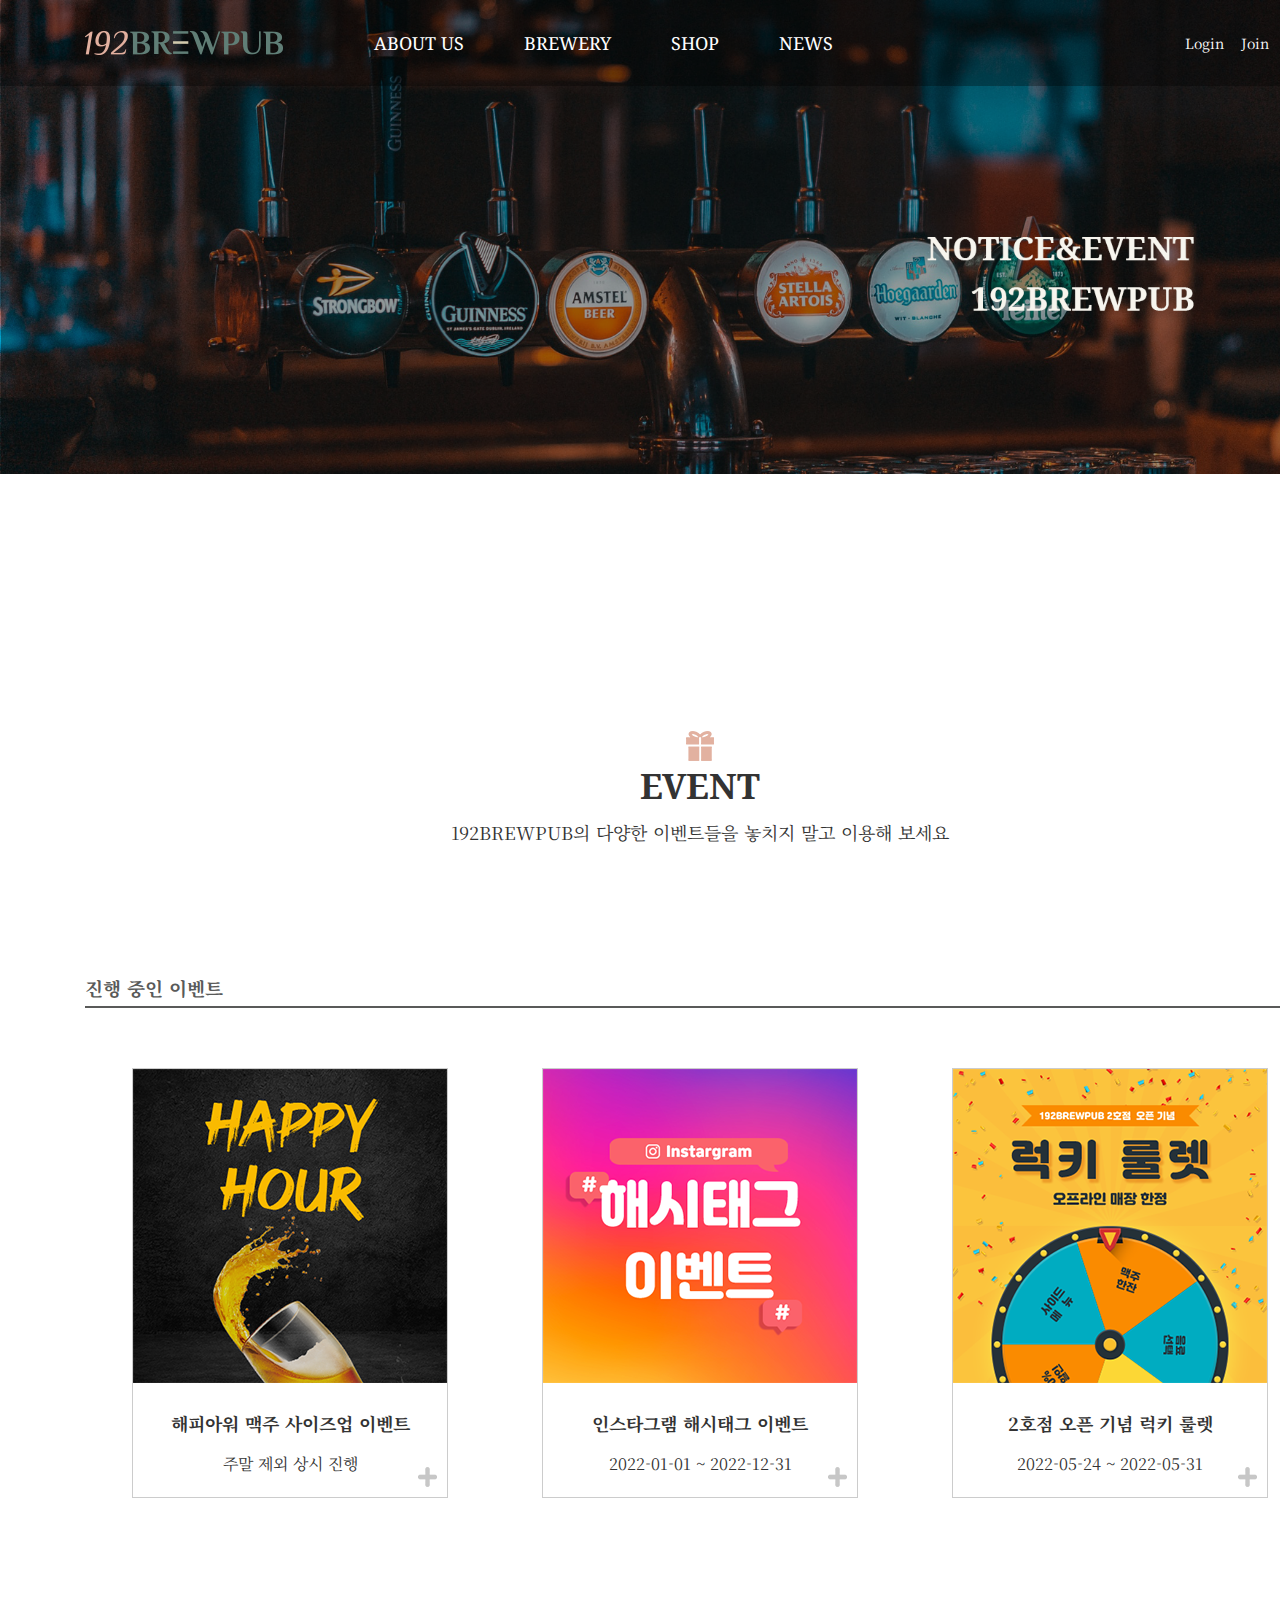
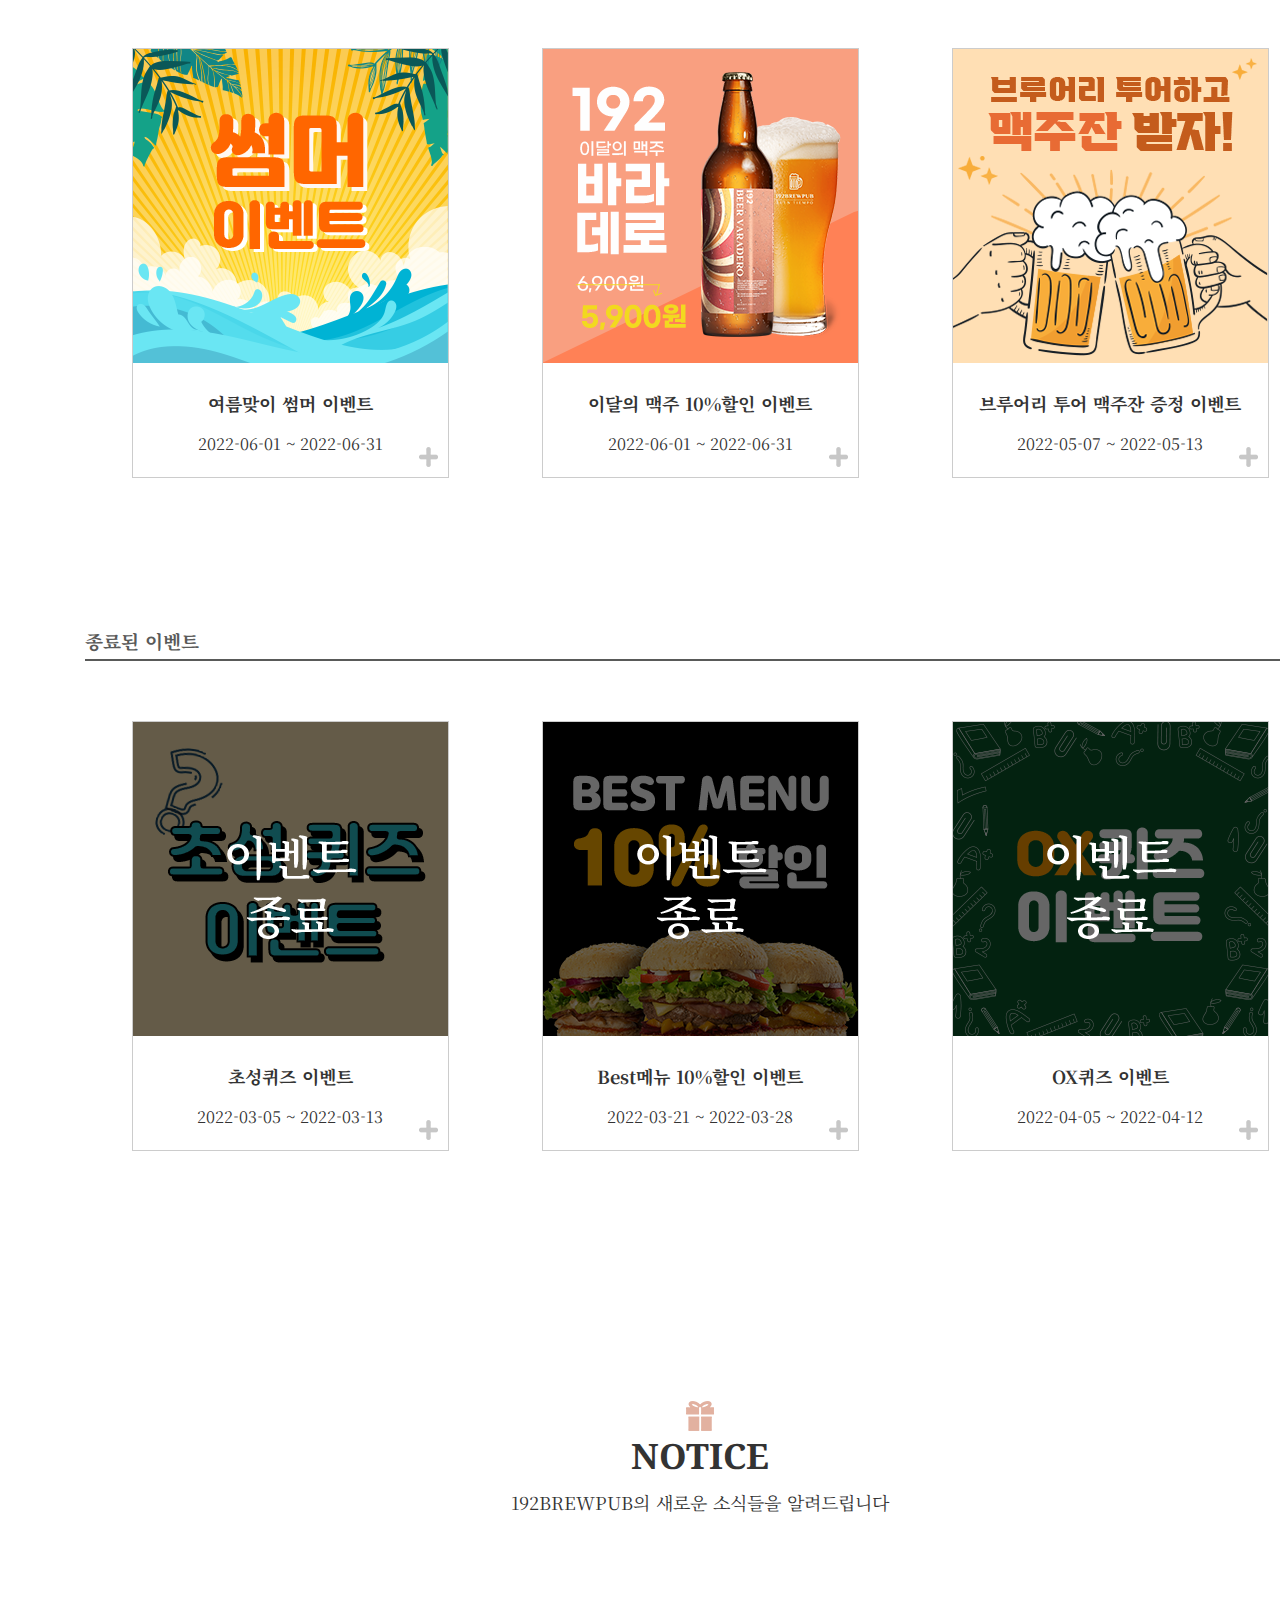
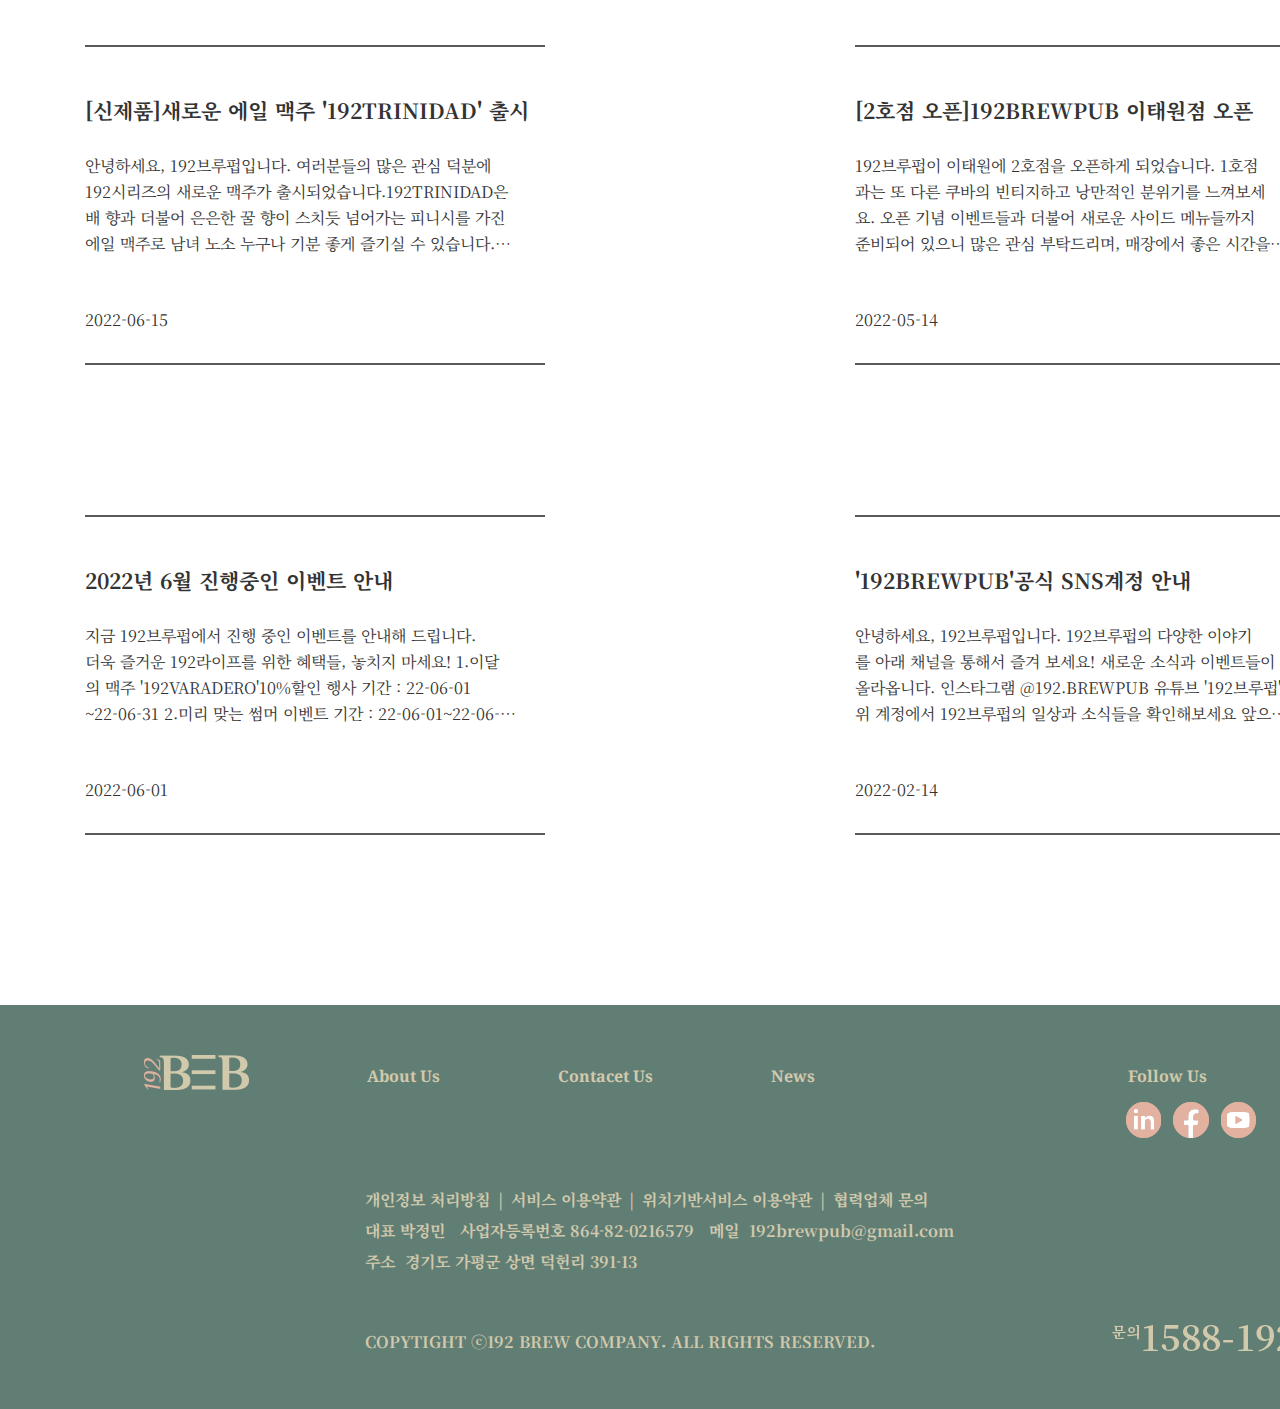
<file: sub4.html>
<!DOCTYPE html>
<html lang="ko">
<head>
    <meta charset="UTF-8">
    <meta http-equiv="X-UA-Compatible" content="IE=edge">
    <meta name="viewport" content="width=1400">
    <title>192BREWPUB</title>
    <link rel="shortcut icon" href="./img/shorticon.png" type="image/x-icon">
    <link href="https://unpkg.com/aos@2.3.1/dist/aos.css" rel="stylesheet">
    <script src="https://unpkg.com/aos@2.3.1/dist/aos.js"></script>
    <script src="./js/jquery-3.6.0.min.js"></script>
    <script src="./js/sub4.js"></script>
    <link rel="stylesheet" href="./css/sub4.css">
    
</head>
<body>
     <!--header-->
     <div id="header"><!--배경이미지-->
        <p><img src="./img/sub4_header.png" alt="헤더 이미지"></p>
        <div id="header_inner"><!--배경색-->
            <div class="nav"><!--width-->
                <p><a href="index.html"><img src="./img/logo.png" alt="로고"></a></p>
                <ul class="list1">
                    <li><a href="sub1.html">ABOUT US</a></li>
                    <li><a href="sub2.html">BREWERY</a></li>
                    <li><a href="sub3.html">SHOP</a></li>
                    <li><a href="sub4.html">NEWS</a></li>
                </ul>
                <ul class="list2">
                    <li><a href="#">Login</a></li>
                    <li><a href="#">Join</a></li>
                    <li><a href="#">Cart</a></li>
                </ul>
            </div><!--nav-->
        </div><!--header_inner-->
    </div><!--header-->

    <!--event-->
    <div id="event">
        <div class="title">
            <h4><img src="./img/main_icon4.png" alt="이벤트 아이콘"></h4>
            <h1>EVENT</h1>
            <p class="sub_title">192BREWPUB의 다양한 이벤트들을 놓치지 말고 이용해 보세요</p>
            </div><!--title-->
    <h3>진행 중인 이벤트</h3>
    <div class="event_box">
        <dl>
            <dd><a href="#"><img src="./img/event1.png" alt="이벤트1"></a></dd>
            <dt>해피아워 맥주 사이즈업 이벤트</dt>
            <dd class="text">주말 제외 상시 진행</dd>
            <dd class="plus_btn"> <a href="#"><img src="./img/plus_btn.png" alt="더알아보기버튼"></a></dd>
        </dl>
        <dl>
            <dd><a href="#"><img src="./img/event2.png" alt="이벤트2"></a></dd>
            <dt>인스타그램 해시태그 이벤트</dt>
            <dd class="text">2022-01-01 ~ 2022-12-31</dd>
            <dd class="plus_btn"> <a href="#"><img src="./img/plus_btn.png" alt="더알아보기버튼"></a></dd>
        </dl>
        <dl>
            <dd><a href="#"><img src="./img/event3.png" alt="이벤트3"></a></dd>
            <dt>2호점 오픈 기념 럭키 룰렛</dt>
            <dd class="text">2022-05-24 ~ 2022-05-31</dd>
            <dd class="plus_btn"> <a href="#"><img src="./img/plus_btn.png" alt="더알아보기버튼"></a></dd>
        </dl>
    </div><!--event_box-->
    <div class="event_box">
        <dl>
            <dd><a href="#"><img src="./img/event4.png" alt="이벤트4"></a></dd>
            <dt>여름맞이 썸머 이벤트</dt>
            <dd class="text">2022-06-01 ~ 2022-06-31</dd>
            <dd class="plus_btn"> <a href="#"><img src="./img/plus_btn.png" alt="더알아보기버튼"></a></dd>
        </dl>
        <dl>
            <dd><a href="#"><img src="./img/event5.png" alt="이벤트5"></a></dd>
            <dt>이달의 맥주 10%할인 이벤트</dt>
            <dd class="text">2022-06-01 ~ 2022-06-31</dd>
            <dd class="plus_btn"> <a href="#"><img src="./img/plus_btn.png" alt="더알아보기버튼"></a></dd>
        </dl>
        <dl>
            <dd><a href="#"><img src="./img/event6.png" alt="이벤트6"></a></dd>
            <dt>브루어리 투어 맥주잔 증정 이벤트</dt>
            <dd class="text">2022-05-07 ~ 2022-05-13</dd>
            <dd class="plus_btn"> <a href="#"><img src="./img/plus_btn.png" alt="더알아보기버튼"></a></dd>
        </dl>
    </div><!--event_box-->
    <h3>종료된 이벤트 </h3>
    <div class="event_box">
        <dl>
            <dd><a href="#"><img src="./img/event7.png" alt="이벤트7"></a></dd>
            <dt>초성퀴즈 이벤트</dt>
            <dd class="text">2022-03-05 ~ 2022-03-13</dd>
            <dd class="plus_btn"> <a href="#"><img src="./img/plus_btn.png" alt="더알아보기버튼"></a></dd>
        </dl>
        <dl>
            <dd><a href="#"><img src="./img/event8.png" alt="이벤트8"></a></dd>
            <dt>Best메뉴 10%할인 이벤트</dt>
            <dd class="text">2022-03-21 ~ 2022-03-28</dd>
            <dd class="plus_btn"> <a href="#"><img src="./img/plus_btn.png" alt="더알아보기버튼"></a></dd>
        </dl>
        <dl>
            <dd><a href="#"><img src="./img/event9.png" alt="이벤트9"></a></dd>
            <dt>OX퀴즈 이벤트</dt>
            <dd class="text">2022-04-05 ~ 2022-04-12</dd>
            <dd class="plus_btn"> <a href="#"><img src="./img/plus_btn.png" alt="더알아보기버튼"></a></dd>
        </dl>
    </div><!--event_box-->
</div><!--event-->

<!--notice-->
<div id="notice">
    <div class="title">
        <h4><img src="./img/main_icon4.png" alt="이벤트 아이콘"></h4>
        <h1>NOTICE</h1>
        <p class="sub_title">192BREWPUB의 새로운 소식들을 알려드립니다</p>
    </div><!--title-->
    <div class="notice_box">
        <ul class="notice1">
            <li class="n_title"><a href="#">[신제품]새로운 에일 맥주 '192TRINIDAD' 출시</a></li>
            <li class="n_text">
                <a href="#">안녕하세요, 192브루펍입니다. 여러분들의 많은 관심 덕분에<br>
                192시리즈의 새로운 맥주가 출시되었습니다.192TRINIDAD은<br>
                배 향과 더불어 은은한 꿀 향이 스치듯 넘어가는 피니시를 가진<br>
                에일 맥주로 남녀 노소 누구나 기분 좋게 즐기실 수 있습니다.지금 바로 매장에서 만나보세요</a> 
            </li>
            <li>2022-06-15</li>
        </ul><!--notice1-->
        <ul class="notice1">
            <li class="n_title"><a href="#">[2호점 오픈]192BREWPUB 이태원점 오픈</a></li>
            <li class="n_text">
                <a href="#">192브루펍이 이태원에 2호점을 오픈하게 되었습니다. 1호점<br>
                과는 또 다른 쿠바의 빈티지하고 낭만적인 분위기를 느껴보세<br>
                요. 오픈 기념 이벤트들과 더불어 새로운 사이드 메뉴들까지<br>
                준비되어 있으니 많은 관심 부탁드리며, 매장에서 좋은 시간을 보낼 수 있도록 더욱 노력하는 192brewpub이 되겠습니다.감사합니다.</a> 
            </li>
            <li>2022-05-14</li>
        </ul><!--notice1-->
    </div><!--notice_box-->
    <div class="notice_box">
        <ul class="notice1">
            <li class="n_title"><a href="#">2022년 6월 진행중인 이벤트 안내</a></li>
            <li class="n_text">
                <a href="#">지금 192브루펍에서 진행 중인 이벤트를 안내해 드립니다.<br>
                더욱 즐거운 192라이프를 위한 혜택들, 놓치지 마세요! 1.이달<br>
                의 맥주 '192VARADERO'10%할인 행사 기간 : 22-06-01<br>
                ~22-06-31 2.미리 맞는 썸머 이벤트 기간 : 22-06-01~22-06-31 많은 관심 부탁드립니다.</a> 
            </li>
            <li>2022-06-01</li>
        </ul><!--notice1-->
        <ul class="notice1">
            <li class="n_title"><a href="#">'192BREWPUB'공식 SNS계정 안내</a></li>
            <li class="n_text">
                <a href="#">안녕하세요, 192브루펍입니다. 192브루펍의 다양한 이야기<br>
                를 아래 채널을 통해서 즐겨 보세요! 새로운 소식과 이벤트들이<br>
                올라옵니다. 인스타그램 @192.BREWPUB 유튜브 '192브루펍'<br>
                위 계정에서 192브루펍의 일상과 소식들을 확인해보세요 앞으로도 보다 나은 서비스로 보답하겠습니다. 감사합니다.</a> 
            </li>
            <li>2022-02-14</li>
        </ul><!--notice1-->
    </div><!--notice_box-->
</div><!--notice-->

 <!--footer-->
 <div id="footer">
    <div id="footer_inner">
        <ul class="f1">
            <li><a href="index.html"><img src="./img/ft_logo.png" alt="푸터로고"></a></li>
            <li><a href="sub1.html">About Us</a></li>
            <li><a href="#">Contacet Us</a></li> 
            <li><a href="sub4.html">News</a></li>
            <li><a href="#">Follow Us</a></li>
        </ul><!--f1-->
        <ul class="f1_sub">
            <li class="bg"><a href="#"><img src="./img/ft_instarbtn.png" alt="인스타 아이콘"></a></li>
            <li class="bg"><a href="#"><img src="./img/ft_facebtn.png" alt="페이스북 아이콘"></a></li>
            <li class="bg"><a href="#"><img src="./img/ft_youtubebtn.png" alt="유튜브  아이콘"></a></li>
        </ul><!--f1_sub-->
        <div class="f_box">
            <ul class="f2">
                <li><a href="#">개인정보 처리방침</a></li>
                <li>|</li>
                <li><a href="#">서비스 이용약관</a></li>
                <li>|</li>
                <li><a href="#">위치기반서비스 이용약관</a></li>
                <li>|</li>
                <li><a href="#">협력업체 문의</a></li>
            </ul><!--f2-->
            <p class="f_padding">대표&nbsp;박정민&nbsp;&nbsp; 사업자등록번호&nbsp;864-82-0216579&nbsp;&nbsp; 메일&nbsp; 192brewpub@gmail.com</p>
            <p>주소&nbsp; 경기도 가평군 상면 덕헌리 391-13</p>
            <ul class="f3">
                <li>COPYTIGHT ⓒ192 BREW COMPANY. ALL RIGHTS RESERVED.</li>
                <li><img src="./img/f_number.png" alt="문의번호"></li>
            </ul><!--f3-->
        </div><!--f_box-->
    </div><!--footer_innner-->
</div><!--footer-->
<a href="#" class="top"><img src="./img/top.png" alt="top버튼"></a>
<script>
    AOS.init();
    </script> 
</body>
</html>
</file>
<file: css/sub1.css>
@charset "utf-8";

@import url('https://fonts.googleapis.com/css2?family=Noto+Serif+KR:wght@400;500;600&family=Noto+Serif:wght@400;700&display=swap');

*{
   margin: 0;
   padding: 0;
}
ul,ol{
    list-style: none;
}
a{
    text-decoration: none;
    color: inherit;
}
body{
    font-family: 'Noto Serif', serif;
    font-family: 'Noto Serif KR', serif;
    font-size: 16px;
    line-height: 26px;
    color: #333;
    min-width: 1400px;
}
.clearfix::after{
    content: "";
    display: block;
    clear: both;
}
.font_weignt{
    font-family: 'Noto Serif', serif;
    font-weight: 700;
}
/*******header********************************/
#header{
    margin: 0 auto;
    position: relative;
}
#header>p>img{
    width: 100%;
}
#header_inner{
    margin: 0 auto;
    background-color: rgba(0, 0, 0, 0.3);
    padding: 30px 0;
    position: absolute;
    top: 0;
    left: 0;
    width: 100%;
}
.nav{
    width: 1230px;
    margin: 0 auto;
    display: flex;
    justify-content: space-between;
    align-items: center;
    color: #fff;

}
.list1, .list2{
    display: flex;
}
.list2 li{
    padding-left: 17px;
    font-size: 14px;
}
.list1 li{
    padding: 0 30px;
    font-size: 18px;
    font-family: 'Noto Serif', serif;
    font-weight: 400;
}
.list1{
    margin-right: 245px;
}
.nav p a img{
    display: block;
}
.list1 li a{
    transition: 0.3s;
}
   .list1 li a:hover { 
    text-shadow: 0 0 .1em, 0 0 .3em; 
}

/*************about_us**********************/
#about_us{
    width: 1230px;
    margin: 0 auto;
    padding-top: 250px;
}
.title{
    text-align: center;
}
.title h1{
    font-family: 'Noto Serif', serif;
    font-size: 35px;
    font-weight: 700;
    padding: 5px 0 20px;
}
.sub_title{
    padding-bottom: 130px;
    font-size: 18px;
}
.left{
    display: flex;
    box-sizing: border-box;
    padding-bottom: 200px;
    justify-content: space-around;
}
.left h2{
    display: inline-block;
    margin-bottom: 30px;
    border-bottom: 5px solid #cfc7ab;
    font-size: 25px;
    font-weight: 700;
    padding-top: 163px;
}
.right{
    display: flex;
    box-sizing: border-box;
    justify-content: space-around;
}
.right h2{
    display: inline-block;
    margin-bottom: 30px;
    border-bottom: 5px solid #cfc7ab;
    font-size: 25px;
    font-weight: 700;
    padding-top: 306px;
}
.text h2{
    font-size: 25px;
}
/********************keyword*************************************/
#keyword{
    margin: 0 auto;
    background-image: url('../img/sub1_keywordbgbg.png');
    background-repeat: no-repeat;
    background-position: center 100px;
    width: 100%;
    height: 1100px;
    margin-top: 250px;
}
#key_inner{
    width: 1230px;
    margin: 0 auto;
    text-align: center;
    padding-top: 270px;
}
.k_box{
    display: flex;
    align-items: center;
}
.k_box ul li:nth-child(2){
    padding: 30px 0;
}
.k_box ul{
    width: 410px;
    width: 33.3%;
}
.key{
    height: 161px;
}
.img1 {
    display: inline-block;
    padding-top: 23px;
    padding-left: 22px;
}
.img3 {
    display: inline-block;
    padding-top: 22px;
}
.k_box h3{
    font-size: 20px;
}
/***********BI****************************/
#bi{
    width: 1230px;
    margin: 0 auto;
    padding-top: 240px;
}
#bi h3{
    color: #617e75;
    font-family: 'Noto Serif', serif;
    font-weight: 700;

}
.b_text{
    font-size: 18px;
    padding: 25px 0 80px;
}
.top_padding{
    padding-top: 80px;
}
/**********store******************************/
#store{
    width: 1230px;
    margin: 0 auto;
    padding-top: 250px;

}
#store ol{
    list-style:inside;
    padding-top: 30px;
}
.pub h2,.pub p{
    text-align: center;
}
.store_box{
    display: flex;
    justify-content: space-between;
}
.pub p{
    padding: 15px 0 40px;
}
.pub h2{
    color: #617e75;
}
#store ol li{
    padding: 7px 0;
}
.week{
    padding-left: 98px;
}
.bold{
    font-weight: bold;
}
.store_box h6{
    overflow: hidden;
}
.store_box h6 img{
    display: block;
    width: 100;
}
.store_box h6:hover img{
    transform:scale(1.1,1.1);
    transition:all 0.5s;
}
/*****************footer********************/
#footer{
    background-color: #617e75;
    margin-top: 170px;
}
#footer_inner{
    width: 1230px;
    margin: 0 auto;
    color: #d1c9ac;
    font-weight: bold;
    padding: 50px 0;
}
.f1 li a img img{
    display: block;
} 
.f1{
    display: flex;
    align-items: center;
}
.f2{
    display: flex;
}
.f3{
    display: flex;
    align-items: center;
    justify-content: space-between;
    padding-top: 50px;
}
.f1 li{
    padding: 0 59px;
    font-family: 'Noto Serif', serif;
    font-weight: 700;
}
.f1 li:nth-child(5){
   padding-left: 254px;
}
.f1_sub{
    display: flex;
    float: right;
    margin-right: 47px;
}
.f1_sub li{
    margin-right: 12px;
    margin-top: 5px;
}
.f2 li{
    padding-right: 8px;
}
.f_box{
    padding-top: 90px;
    padding-left: 280px;
}
.f_padding{
    padding: 5px 0;
}
.bg{
    transition:all 0.5s;
    background:#e2b1a0;
    border-radius: 50%;
    height: 36px;
}
.bg:hover{
    transform:translateY(-5px);
    box-shadow:5px 5px 10px rgba(226,177,160,0.3)
}
.bg a{
    display: inline-block;
}
/****************top**********************/
.top{
    position:fixed; 
    bottom:50px; 
    right:50px; 
    display:none;
}
.top{
    transition:all 0.5s;
    background:#e2b1a0;
    border-radius: 50%;
    height: 57px;
}
.top:hover{
    transform:translateY(-5px);
    box-shadow:5px 5px 10px rgba(0,0,0,0.3)
}
</file>
<file: css/sub2.css>
@charset "utf-8";

@import url('https://fonts.googleapis.com/css2?family=Noto+Serif+KR:wght@400;500;600&family=Noto+Serif:wght@400;700&display=swap');

*{
   margin: 0;
   padding: 0;
}
ul,ol{
    list-style: none;
}
a{
    text-decoration: none;
    color: inherit;
}
body{
    font-family: 'Noto Serif', serif;
    font-family: 'Noto Serif KR', serif;
    font-size: 16px;
    line-height: 26px;
    color: #333;
    min-width: 1400px;
}
.clearfix::after{
    content: "";
    display: block;
    clear: both;
}
.font_weignt{
    font-family: 'Noto Serif', serif;
    font-weight: 700;
}
/*******header********************************/
#header{
    margin: 0 auto;
    position: relative;
}
#header>p>img{
    width: 100%;
}
#header_inner{
    margin: 0 auto;
    background-color: rgba(0, 0, 0, 0.3);
    padding: 30px 0;
    position: absolute;
    top: 0;
    left: 0;
    width: 100%;
}
.nav{
    width: 1230px;
    margin: 0 auto;
    display: flex;
    justify-content: space-between;
    align-items: center;
    color: #fff;

}
.list1, .list2{
    display: flex;
}
.list2 li{
    padding-left: 17px;
    font-size: 14px;
}
.list1 li{
    padding: 0 30px;
    font-size: 18px;
    font-family: 'Noto Serif', serif;
    font-weight: 400;
}
.list1{
    margin-right: 245px;
}
.nav p a img{
    display: block;
}
.list1 li a{
    transition: 0.3s;
}
   .list1 li a:hover { 
    text-shadow: 0 0 .1em, 0 0 .3em; 
}

/*************about_us**********************/
#brewery{
    width: 1230px;
    margin: 0 auto;
    padding-top: 250px;
}
.title{
    text-align: center;
}
.title h1{
    font-family: 'Noto Serif', serif;
    font-size: 35px;
    font-weight: 700;
    padding: 5px 0 20px;
}
.sub_title{
    padding-bottom: 130px;
    font-size: 18px;
}
.left{
    display: flex;
    box-sizing: border-box;
    padding-bottom: 200px;
    justify-content: space-around;
}
.left h2{
    display: inline-block;
    margin-bottom: 30px;
    border-bottom: 5px solid #95745a;
    font-size: 25px;
    font-weight: 700;
    padding-top: 266px;
}
.right{
    display: flex;
    box-sizing: border-box;
    justify-content: space-around;
}
.right h2{
    display: inline-block;
    margin-bottom: 30px;
    border-bottom: 5px solid #95745a;
    font-size: 25px;
    font-weight: 700;
    padding-top: 68px;
}
.text h2{
    font-size: 25px;
}

/***********************tour****************************/
#tour{
    width: 1230px;
    margin:  0 auto;
    padding-top: 250px;
}
.touris{
    display: inline-block;
    border-bottom: 5px solid #95745a;
    font-size: 25px;
}
.t_text{
    font-size: 18px;
    padding: 30px 0 120px;
}
.tour_box{
    display: flex;
    box-sizing: border-box;
    padding-bottom: 170px;
}
.tour_box h3{
    padding-top: 50px;
}
.text3 h3{
    font-size: 25px;
    padding-top: 170px;
    font-weight: bold;
}
.text3 p{
    font-size: 18px;
    padding-top: 15px;
} 
.t_padding{
    padding-left: 200px;
}
.t_padding1{
    padding-right: 200px;
}
.tour_box1{
    justify-content: flex-end;
}  
table {
    text-align: center;
    border-collapse: collapse;
    border-spacing: 0;
    width: 100%;
}
th{
    padding: 15px 10px;
    vertical-align: middle;
    font-size: 20px;
    background-color: #617e75;
    color: #fff;
}
td{
    padding: 25px 10px;
    vertical-align: middle;
    font-size: 18px;
    border: 1px solid #617e75 ;
}
.sub{
    font-size: 18px;
    padding-bottom: 15px;
}
.red{
    color: red;
}
.sub1{
    padding-top: 80px;
}
#tour ol{
    list-style:square;
    padding-left: 20px;
}
.reser_btn{
    display: inline-block;
    padding: 15px 85px;
    text-align: center;
    border: 1px solid #617e75;
    margin-top: 120px;
    vertical-align: middle;
    color: #617e75;
}
#tour h4{
    text-align: center;
}
.reser_btn:hover{
    background-color: #617e75;
    color: #fff;
    transition: all 0.5s;
}
/*****************footer********************/
#footer{
    background-color: #617e75;
    margin-top: 170px;
}
#footer_inner{
    width: 1230px;
    margin: 0 auto;
    color: #d1c9ac;
    font-weight: bold;
    padding: 50px 0;
}
.f1 li a img img{
    display: block;
} 
.f1{
    display: flex;
    align-items: center;
}
.f2{
    display: flex;
}
.f3{
    display: flex;
    align-items: center;
    justify-content: space-between;
    padding-top: 50px;
}
.f1 li{
    padding: 0 59px;
    font-family: 'Noto Serif', serif;
    font-weight: 700;
}
.f1 li:nth-child(5){
   padding-left: 254px;
}
.f1_sub{
    display: flex;
    float: right;
    margin-right: 47px;
}
.f1_sub li{
    margin-right: 12px;
    margin-top: 5px;
}
.f2 li{
    padding-right: 8px;
}
.f_box{
    padding-top: 90px;
    padding-left: 280px;
}
.f_padding{
    padding: 5px 0;
}
.bg{
    transition:all 0.5s;
    background:#e2b1a0;
    border-radius: 50%;
    height: 36px;
}
.bg:hover{
    transform:translateY(-5px);
    box-shadow:5px 5px 10px rgba(226,177,160,0.3)
}
.bg a{
    display: inline-block;
}
/****************top**********************/
.top{
    position:fixed; 
    bottom:50px; 
    right:50px; 
    display:none;
}
.top{
    transition:all 0.5s;
    background:#e2b1a0;
    border-radius: 50%;
    height: 57px;
}
.top:hover{
    transform:translateY(-5px);
    box-shadow:5px 5px 10px rgba(0,0,0,0.3)
}
</file>
<file: css/sub3.css>
@charset "utf-8";

@import url('https://fonts.googleapis.com/css2?family=Noto+Serif+KR:wght@400;500;600&family=Noto+Serif:wght@400;700&display=swap');

*{
   margin: 0;
   padding: 0;
}
ul,ol{
    list-style: none;
}
a{
    text-decoration: none;
    color: inherit;
}
body{
    font-family: 'Noto Serif', serif;
    font-family: 'Noto Serif KR', serif;
    font-size: 16px;
    line-height: 26px;
    color: #333;
    min-width: 1400px;
}
.clearfix::after{
    content: "";
    display: block;
    clear: both;
}

/*******header********************************/
#header{
    margin: 0 auto;
    position: relative;
}
#header>p>img{
    width: 100%;
}
#header_inner{
    margin: 0 auto;
    background-color: rgba(0, 0, 0, 0.3);
    padding: 30px 0;
    position: absolute;
    top: 0;
    left: 0;
    width: 100%;
}
.nav{
    width: 1230px;
    margin: 0 auto;
    display: flex;
    justify-content: space-between;
    align-items: center;
    color: #fff;

}
.list1, .list2{
    display: flex;
}
.list2 li{
    padding-left: 17px;
    font-size: 14px;
}
.list1 li{
    padding: 0 30px;
    font-size: 18px;
    font-family: 'Noto Serif', serif;
    font-weight: 400;
}
.list1{
    margin-right: 245px;
}
.nav p a img{
    display: block;
}
.list1 li a{
    transition: 0.3s;
}
   .list1 li a:hover { 
    text-shadow: 0 0 .1em, 0 0 .3em; 
}

/*****************beer************************/
#beer{
    width: 1230px;
    margin: 0 auto;
    padding-top: 250px;
}
.title{
    text-align: center;
}
.title h1{
    font-family: 'Noto Serif', serif;
    font-size: 35px;
    font-weight: 700;
    padding: 5px 0 20px;
}
.sub_title{
    padding-bottom: 130px;
    font-size: 18px;
}
.beer_box{
    display: flex;
    text-align: center;
    justify-content: space-between;
}
.b_title{
    font-size: 27px;
    padding-top: 108px;
    font-family: 'Noto Serif', serif;
    font-weight: 700;
}
.green{
    color: #617e75;
}
.pink{
    color: #f99f80;
}
.brown{
    color: #8e7460;
}
.b_style{
    font-size: 14px;
    font-family: 'Noto Serif', serif;
    font-weight: 400;
    color: #817c7c;
    padding: 20px;
}
.b_info{
    font-size: 18px;
    padding-bottom: 30px;
}
.beerbg{
    position: relative;
}
.product{
    position: absolute;
    top: 32%;
    left: 185px;
    transform: translate(-50%,-50%);
}
.product1{
    position: absolute;
    top: 32%;
    left: 185px;
    transform: translate(-50%,-50%);
}
.product2{
    position: absolute;
    top: 32%;
    left: 185px;
    transform: translate(-50%,-50%);
}

/******************goods********************/
#goods{
    width: 1230px;
    margin: 0 auto;
    padding-top: 250px;
}
.goods_box{
    display: flex;
    text-align: center;
    justify-content: space-around;
    padding-bottom: 100px;
    box-sizing: border-box;
}
.goods_box ul li{
    overflow: hidden;
}
.goods1{
    background-color: #ece8d8;
    width: 300px;
    height: 300px;
}
.goods0 img{
    padding-top: 27%;
    padding-left: 5%;
}
.goods2 img{
    padding-top: 17%;
    padding-left: 19%;
}
.goods3 img{
    padding-top: 18%;
    padding-left: 16%;
}
.goods4 img{
    padding-top: 32%;
    padding-left: 10%;
}
.goods5 img{
    padding-top: 19%;
    padding-left: 13%;
}
.goods6 img{
    padding-top: 23%;
    padding-left: 7%;
}
.goods7 img{
    padding-top: 20%;
    padding-left: 9%;
}
.goods8 img{
    padding-top: 20%;
    padding-left: 9%;
}
.goods9 img{
    padding-top: 17%;
    padding-left: 10%;
}
.g_title{
    font-family: 'Noto Serif', serif;
    font-size: 22px;
    font-weight: 700;
    padding-top: 50px;
}
.g_subtitle{
    font-size: 20px;
    color: #817c7c;
    padding: 10px 0 20px;
}
.pricetag{
    font-size: 22px;
}
.best{
    background-image: url('../img/best_icon.png');
    background-repeat: no-repeat;
    background-position: 99% 1%;
}
.goods_box ul li img{
    display: block;
}

.goods_box ul li:hover img{
    transform:scale(1.1,1.1);
    transition:all 0.5s;
}
/*****************footer********************/
#footer{
    background-color: #617e75;
    margin-top: 70px;
}
#footer_inner{
    width: 1230px;
    margin: 0 auto;
    color: #d1c9ac;
    font-weight: bold;
    padding: 50px 0;
}
.f1 li a img img{
    display: block;
} 
.f1{
    display: flex;
    align-items: center;
}
.f2{
    display: flex;
}
.f3{
    display: flex;
    align-items: center;
    justify-content: space-between;
    padding-top: 50px;
}
.f1 li{
    padding: 0 59px;
    font-family: 'Noto Serif', serif;
    font-weight: 700;
}
.f1 li:nth-child(5){
   padding-left: 254px;
}
.f1_sub{
    display: flex;
    float: right;
    margin-right: 47px;
}
.f1_sub li{
    margin-right: 12px;
    margin-top: 5px;
}
.f2 li{
    padding-right: 8px;
}
.f_box{
    padding-top: 90px;
    padding-left: 280px;
}
.f_padding{
    padding: 5px 0;
}
.bg{
    transition:all 0.5s;
    background:#e2b1a0;
    border-radius: 50%;
    height: 36px;
}
.bg:hover{
    transform:translateY(-5px);
    box-shadow:5px 5px 10px rgba(226,177,160,0.3)
}
.bg a{
    display: inline-block;
}
/****************top**********************/
.top{
    position:fixed; 
    bottom:50px; 
    right:50px; 
    display:none;
}
.top{
    transition:all 0.5s;
    background:#e2b1a0;
    border-radius: 50%;
    height: 57px;
}
.top:hover{
    transform:translateY(-5px);
    box-shadow:5px 5px 10px rgba(0,0,0,0.3)
}
</file>
<file: css/sub4.css>
@charset "utf-8";

@import url('https://fonts.googleapis.com/css2?family=Noto+Serif+KR:wght@400;500;600&family=Noto+Serif:wght@400;700&display=swap');

*{
   margin: 0;
   padding: 0;
}
ul,ol{
    list-style: none;
}
a{
    text-decoration: none;
    color: inherit;
}
body{
    font-family: 'Noto Serif', serif;
    font-family: 'Noto Serif KR', serif;
    font-size: 16px;
    line-height: 26px;
    color: #333;
    min-width: 1400px;
}
.clearfix::after{
    content: "";
    display: block;
    clear: both;
}

/*******header********************************/
#header{
    margin: 0 auto;
    position: relative;
}
#header>p>img{
    width: 100%;
}
#header_inner{
    margin: 0 auto;
    background-color: rgba(0, 0, 0, 0.3);
    padding: 30px 0;
    position: absolute;
    top: 0;
    left: 0;
    width: 100%;
}
.nav{
    width: 1230px;
    margin: 0 auto;
    display: flex;
    justify-content: space-between;
    align-items: center;
    color: #fff;

}
.list1, .list2{
    display: flex;
}
.list2 li{
    padding-left: 17px;
    font-size: 14px;
}
.list1 li{
    padding: 0 30px;
    font-size: 18px;
    font-family: 'Noto Serif', serif;
    font-weight: 400;
}
.list1{
    margin-right: 245px;
}
.nav p a img{
    display: block;
}
.list1 li a{
    transition: 0.3s;
}
   .list1 li a:hover { 
    text-shadow: 0 0 .1em, 0 0 .3em; 
}

/************event****************************/
#event{
    width: 1230px;
    margin: 0 auto;
    padding-top: 250px;
}
.title{
    text-align: center;
}
.title h1{
    font-family: 'Noto Serif', serif;
    font-size: 35px;
    font-weight: 700;
    padding: 5px 0 20px;
}
.sub_title{
    padding-bottom: 130px;
    font-size: 18px;
}
#event h3{
    color: #595a59;
    border-bottom: 2px solid #595a59;
    padding-bottom: 5px;
    margin-bottom: 60px;
}
.event_box{
    display: flex;
    justify-content: space-around;
    text-align: center;
    margin-bottom: 150px;
}
#event dl{
    border:1px solid rgba(0, 0, 0, 0.2);
    position: relative;
}
#event dt{
    font-size: 18px;
    font-weight: bold;
    padding-top: 20px;
}
.text{
    padding-top: 15px;
    padding-bottom: 20px;
}
.plus_btn{
    position: absolute;
    right: 10px;
    bottom: 3px;
}
/*****************notice*******************/
#notice{
    width: 1230px;
    margin: 0 auto;
    padding-top: 100px;
}
.notice1{
    border-top: 2px solid #595a59;
    border-bottom: 2px solid #595a59;
    padding: 50px 0 30px;
    width: 460px;
}
.n_title{
    font-size: 21px;
    font-weight: bold;
}
.n_text{
    padding: 30px 0 50px;
    width: 433px;
    overflow: hidden;
    text-overflow: ellipsis;
    white-space: nowrap;
}
.notice_box{
    display: flex;
    justify-content: space-between;
    padding-bottom: 150px;
}

/*****************footer********************/
#footer{
    background-color: #617e75;
    margin-top: 20px;
}
#footer_inner{
    width: 1230px;
    margin: 0 auto;
    color: #d1c9ac;
    font-weight: bold;
    padding: 50px 0;
}
.f1 li a img img{
    display: block;
} 
.f1{
    display: flex;
    align-items: center;
}
.f2{
    display: flex;
}
.f3{
    display: flex;
    align-items: center;
    justify-content: space-between;
    padding-top: 50px;
}
.f1 li{
    padding: 0 59px;
    font-family: 'Noto Serif', serif;
    font-weight: 700;
}
.f1 li:nth-child(5){
   padding-left: 254px;
}
.f1_sub{
    display: flex;
    float: right;
    margin-right: 47px;
}
.f1_sub li{
    margin-right: 12px;
    margin-top: 5px;
}
.f2 li{
    padding-right: 8px;
}
.f_box{
    padding-top: 90px;
    padding-left: 280px;
}
.f_padding{
    padding: 5px 0;
}
.bg{
    transition:all 0.5s;
    background:#e2b1a0;
    border-radius: 50%;
    height: 36px;
}
.bg:hover{
    transform:translateY(-5px);
    box-shadow:5px 5px 10px rgba(226,177,160,0.3)
}
.bg a{
    display: inline-block;
}
/****************top**********************/
.top{
    position:fixed; 
    bottom:50px; 
    right:50px; 
    display:none;
}
.top{
    transition:all 0.5s;
    background:#e2b1a0;
    border-radius: 50%;
    height: 57px;
}
.top:hover{
    transform:translateY(-5px);
    box-shadow:5px 5px 10px rgba(0,0,0,0.3)
}
</file>
